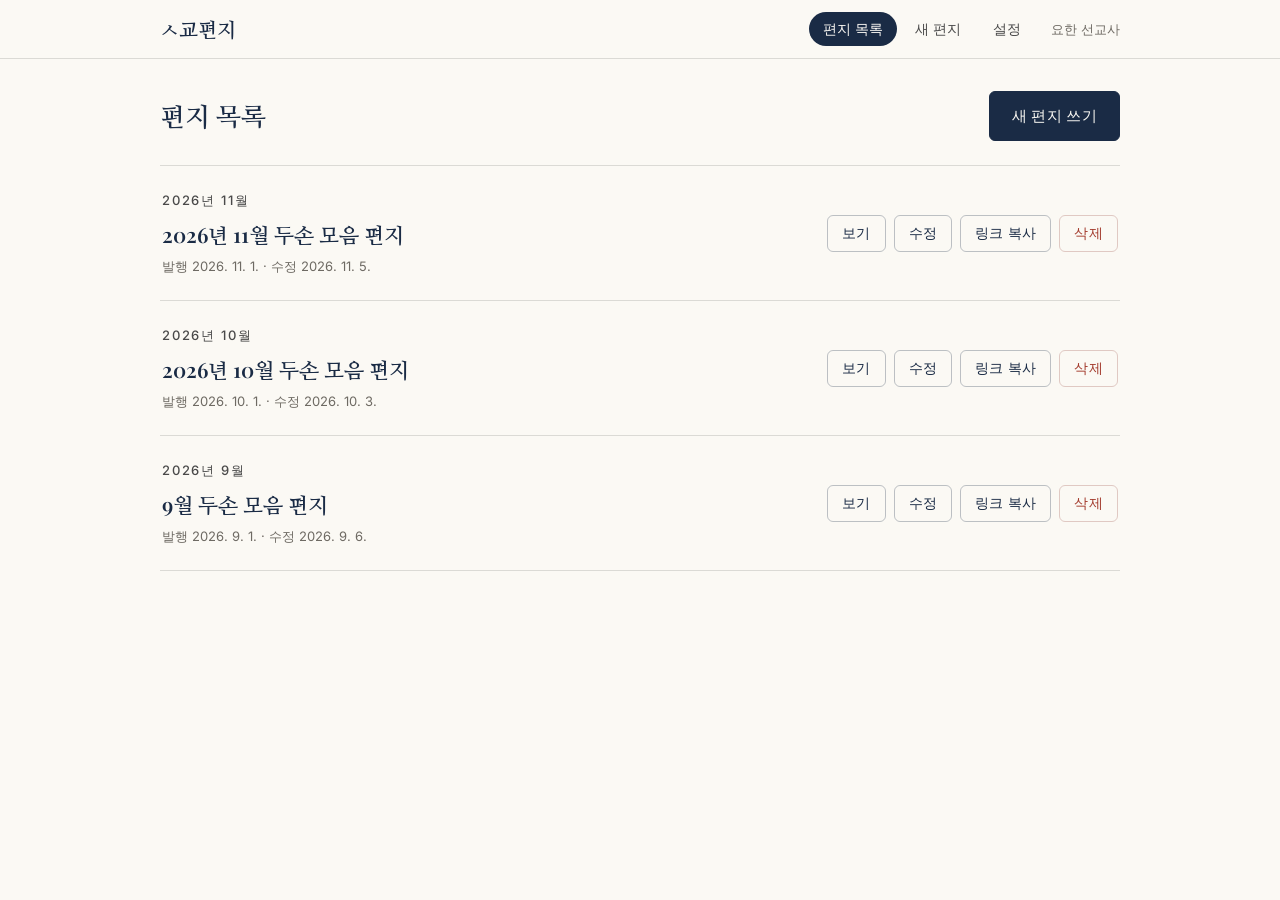
<file: index.html>
<!DOCTYPE html>
<html lang="ko">
<head>
  <meta charset="utf-8">
  <meta name="viewport" content="width=device-width, initial-scale=1, viewport-fit=cover">
  <meta name="color-scheme" content="light">
  <meta name="robots" content="noindex, nofollow">
  <title>ㅅ교편지</title>
  <meta name="description" content="ㅅ교사가 후원자와 후원ㄱ회에 보내는 편지">
  
  <!-- 카카오톡 등 공유 시 나타나는 썸네일(오픈그래프) 설정 -->
  <meta property="og:title" content="라O스 ㅅ교편지 - 박OO, 김OO ㅅ교사">
  <meta property="og:description" content="라O스에서 보내는 두손 모음 편지와 ㄱ도제목">
  <meta property="og:image" content="https://sky-love-in-lao.github.io/mission-letters/assets/img/kakao-banner-generic.png">
  <meta property="og:type" content="website">
  
  <link rel="icon" href="data:image/svg+xml,<svg xmlns='http://www.w3.org/2000/svg' viewBox='0 0 32 32'><text y='26' font-size='26'>✉️</text></svg>">
  <link rel="preconnect" href="https://fonts.googleapis.com">
  <link rel="preconnect" href="https://fonts.gstatic.com" crossorigin>
  <link rel="stylesheet" href="https://fonts.googleapis.com/css2?family=Playfair+Display:ital,wght@0,400..700;1,400..600&family=Nanum+Myeongjo:wght@400;700;800&family=Inter:wght@400;500;600&display=swap">
  <link rel="stylesheet" href="assets/css/app.css?v=20261104_v49">
</head>
<body>
  <noscript>
    <div class="noscript">이 편지를 읽으려면 자바스크립트를 켜 주세요.</div>
  </noscript>

  <nav id="nav" class="nav no-print" hidden></nav>
  <main id="app"></main>

  <script type="module" src="assets/js/app.js?v=20261104_v49"></script>
</body>
</html>
</file>
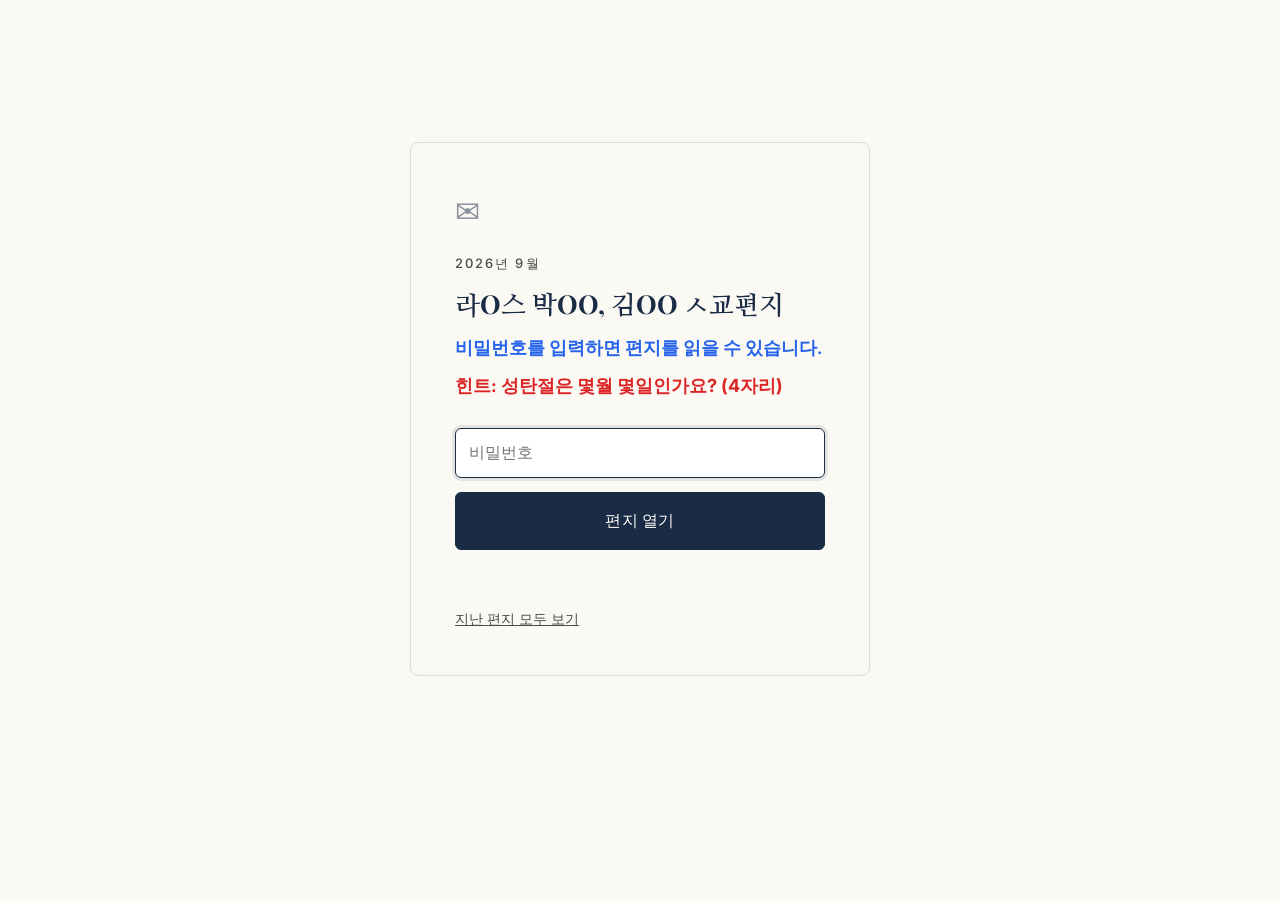
<file: 2026-09.html>
<!DOCTYPE html>
<html>
<head>
  <meta charset="utf-8">
  <meta property="og:title" content="라O스 ㅅ교편지 - 박OO, 김OO ㅅ교사">
  <meta property="og:description" content="2026년 9월 두손 모음 편지와 ㄱ도제목">
  <meta property="og:image" content="https://sky-love-in-lao.github.io/mission-letters/assets/img/og-2026-09.png">
  <meta property="og:type" content="website">
  <meta http-equiv="refresh" content="0; url=index.html#/letter/2026-09">
  <title>2026년 9월 편지</title>
</head>
<body>
  <p>편지로 이동 중입니다...</p>
  <script>window.location.replace("index.html#/letter/2026-09");</script>
</body>
</html>
</file>
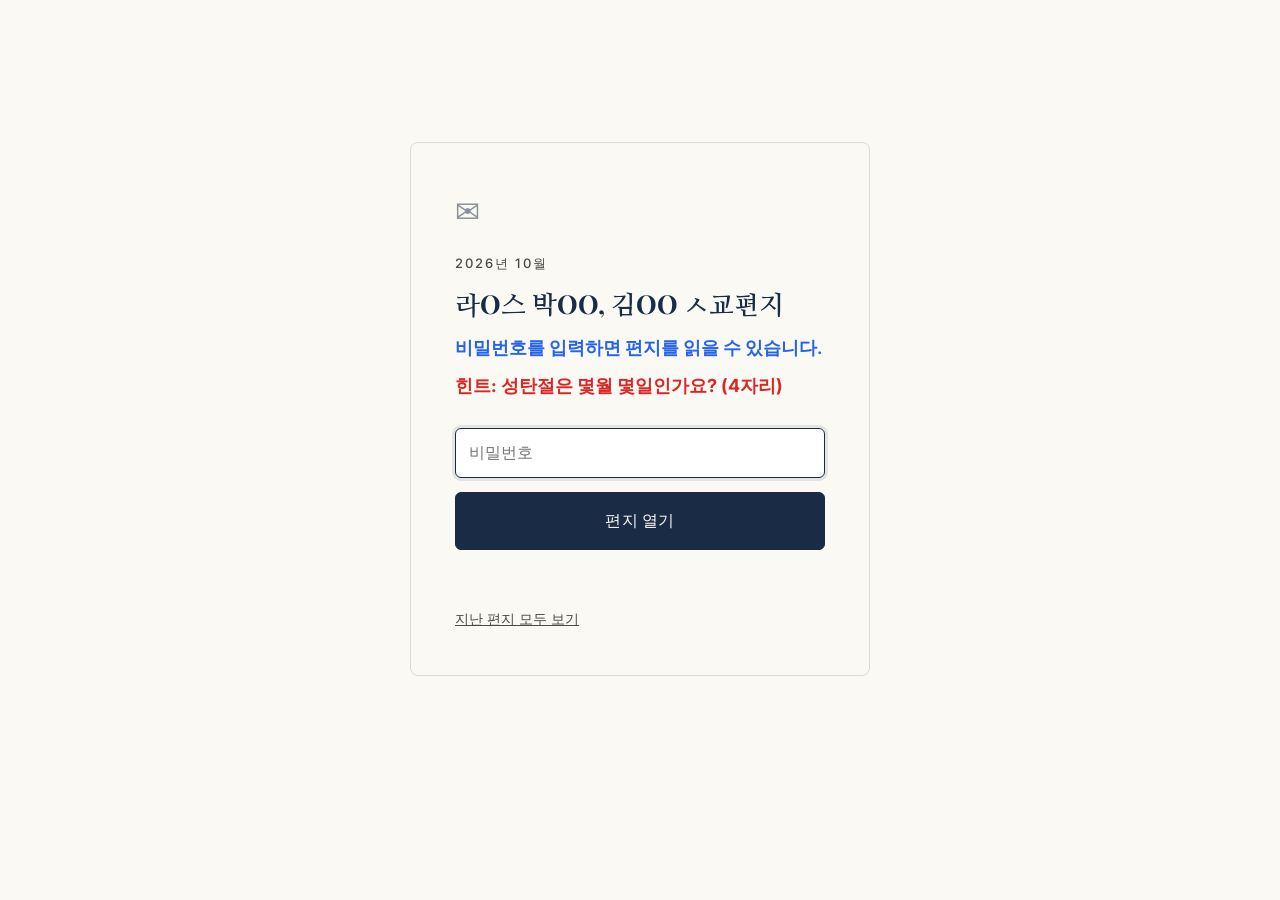
<file: 2026-10.html>
<!DOCTYPE html>
<html>
<head>
  <meta charset="utf-8">
  <meta property="og:title" content="라O스 ㅅ교편지 - 박OO, 김OO ㅅ교사">
  <meta property="og:description" content="2026년 10월 두손 모음 편지와 ㄱ도제목">
  <meta property="og:image" content="https://sky-love-in-lao.github.io/mission-letters/assets/img/og-2026-10.png">
  <meta property="og:type" content="website">
  <meta http-equiv="refresh" content="0; url=index.html#/letter/2026-10">
  <title>2026년 10월 편지</title>
</head>
<body>
  <p>편지로 이동 중입니다...</p>
  <script>window.location.replace("index.html#/letter/2026-10");</script>
</body>
</html>
</file>
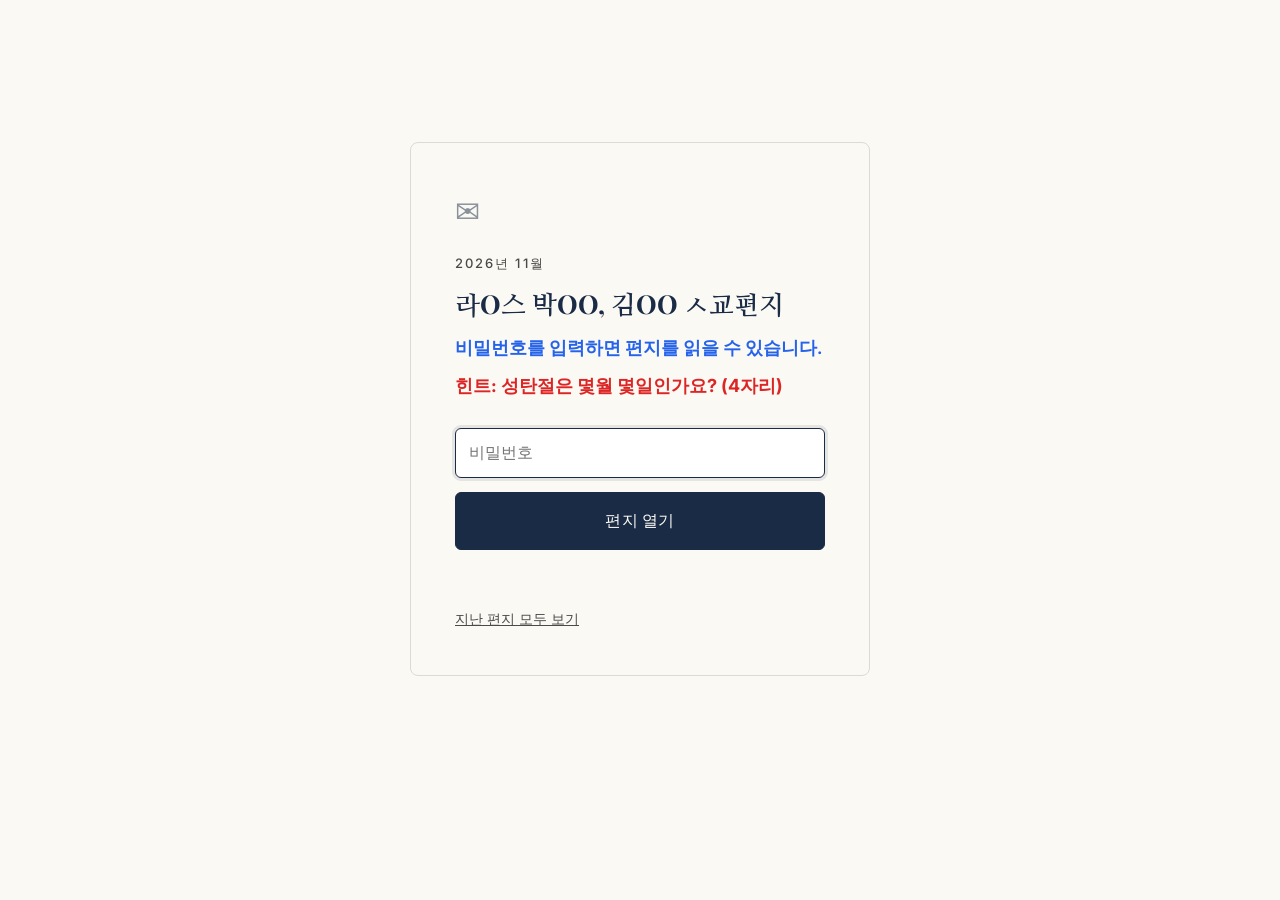
<file: 2026-11.html>
<!DOCTYPE html>
<html>
<head>
  <meta charset="utf-8">
  <meta property="og:title" content="라O스 ㅅ교편지 - 박OO, 김OO ㅅ교사">
  <meta property="og:description" content="2026년 11월 두손 모음 편지와 ㄱ도제목">
  <meta property="og:image" content="https://sky-love-in-lao.github.io/mission-letters/assets/img/og-2026-11.png">
  <meta property="og:type" content="website">
  <meta http-equiv="refresh" content="0; url=index.html#/letter/2026-11">
  <title>2026년 11월 편지</title>
</head>
<body>
  <p>편지로 이동 중입니다...</p>
  <script>window.location.replace("index.html#/letter/2026-11");</script>
</body>
</html>
</file>
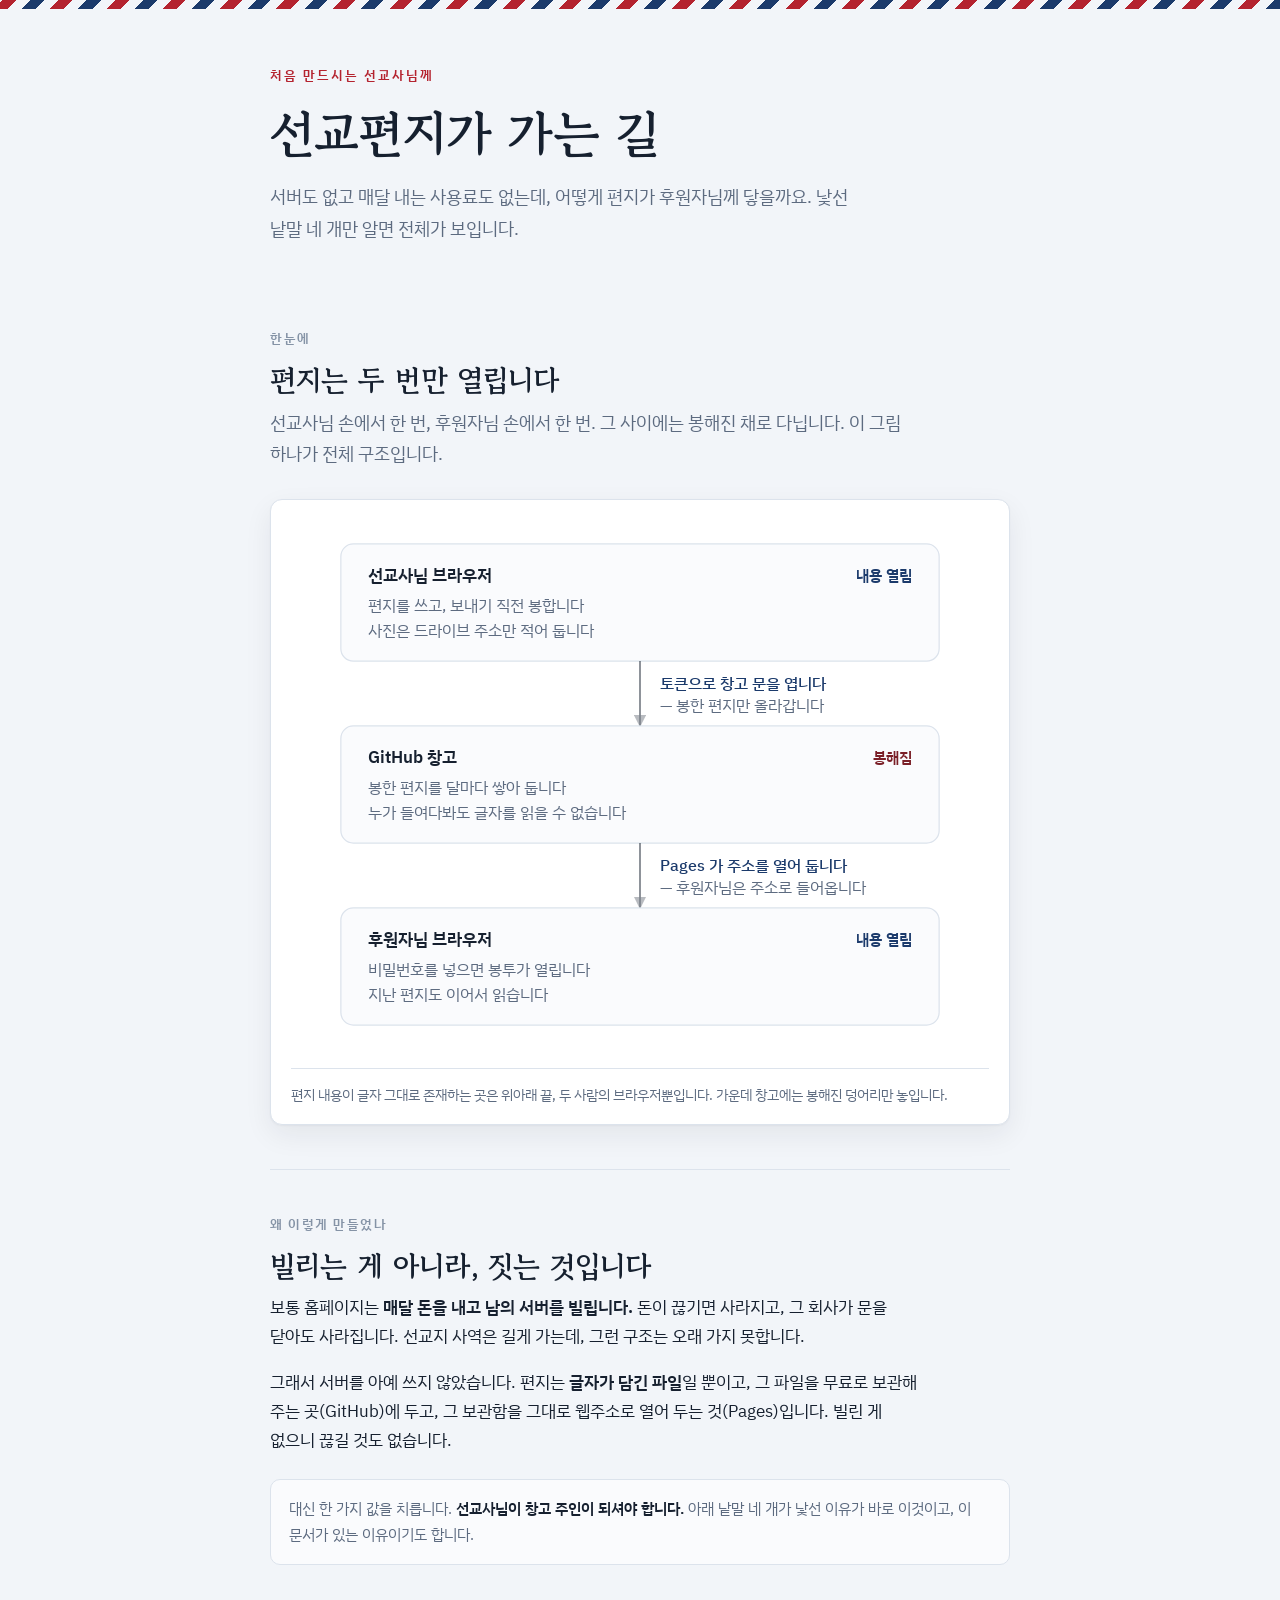
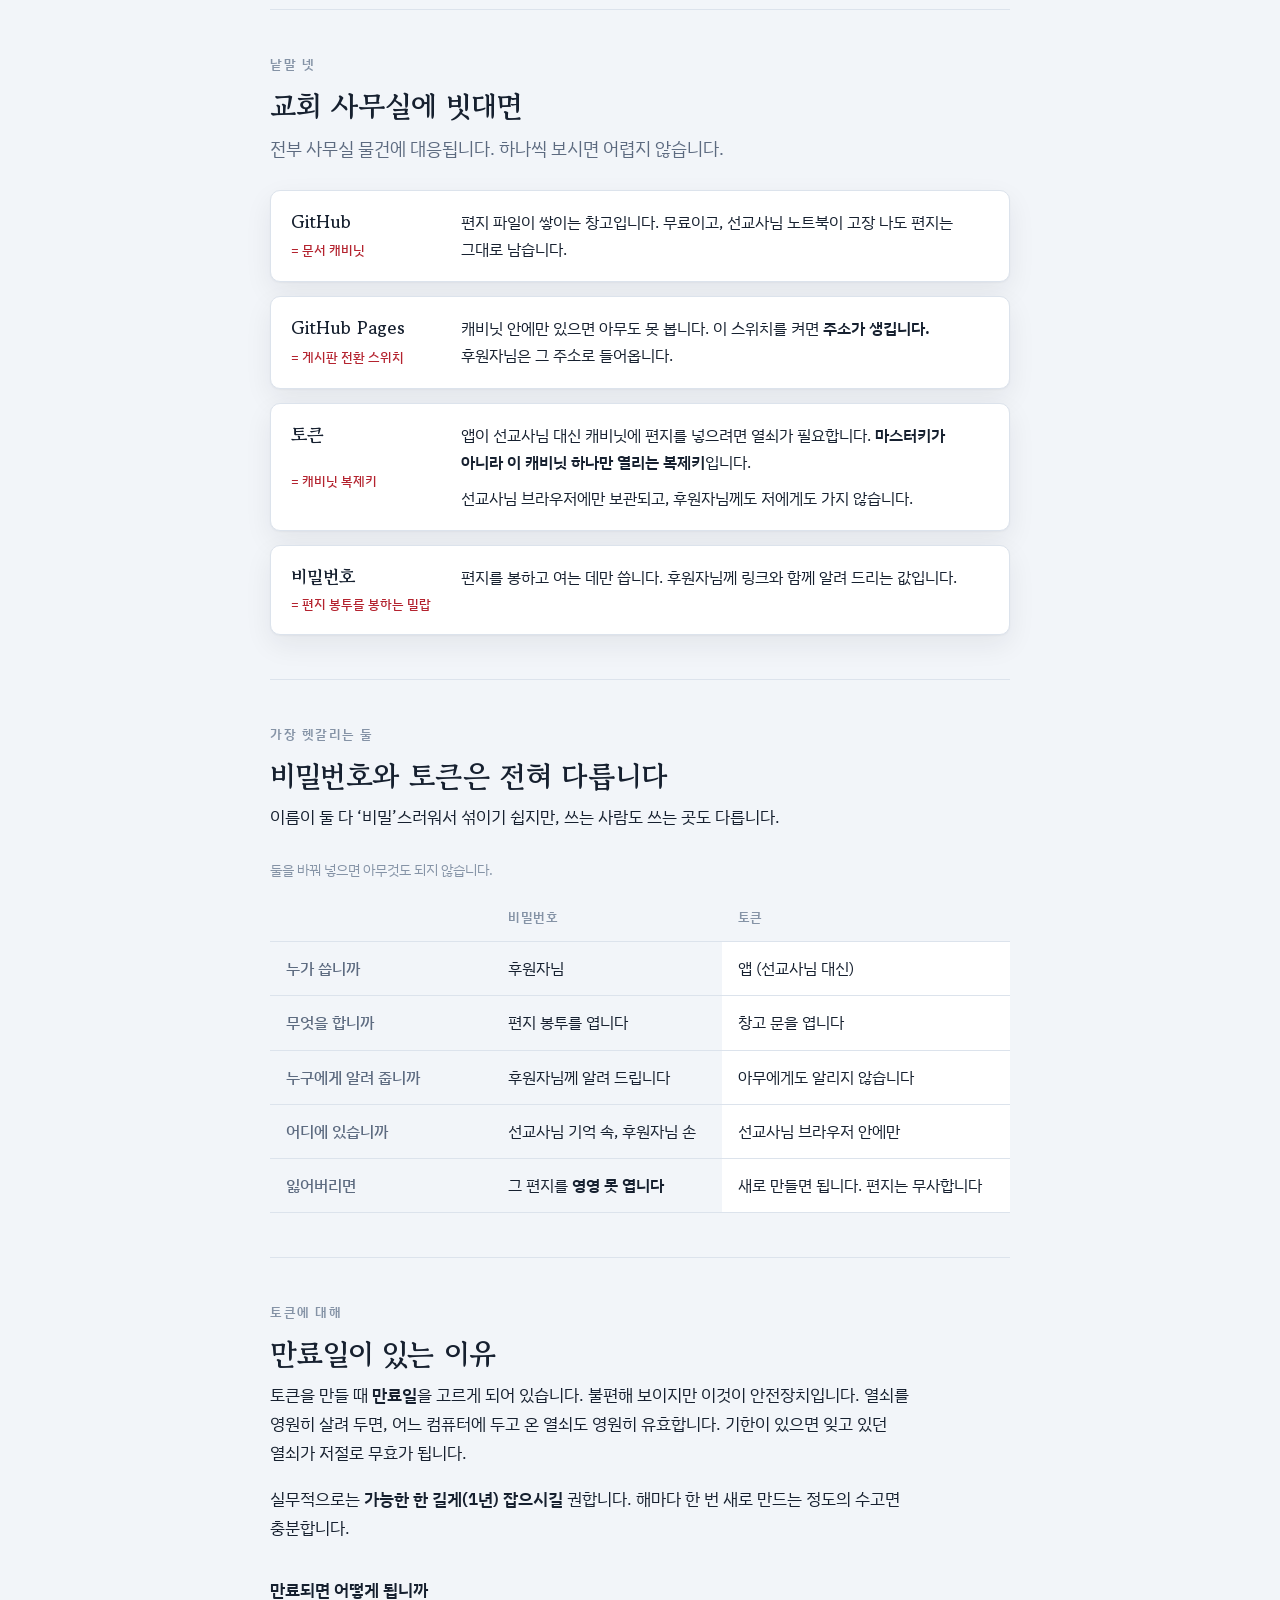
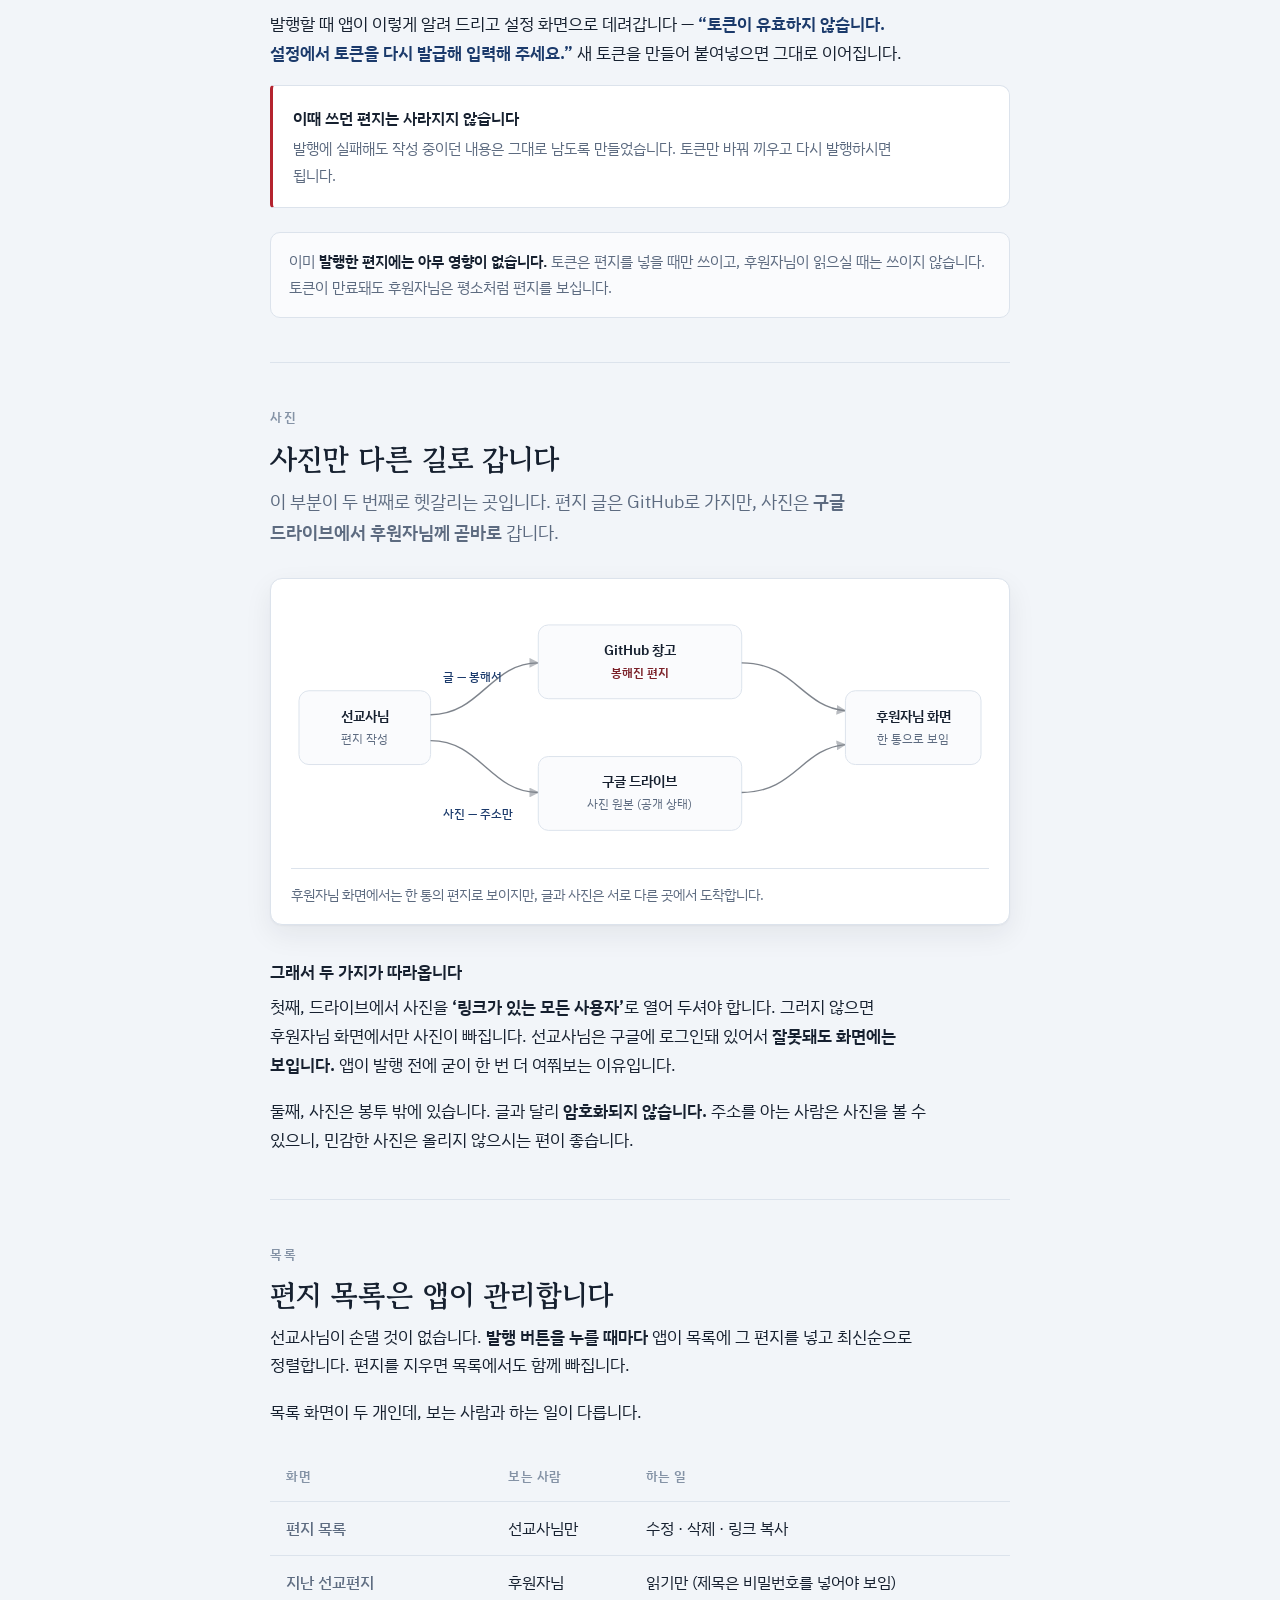
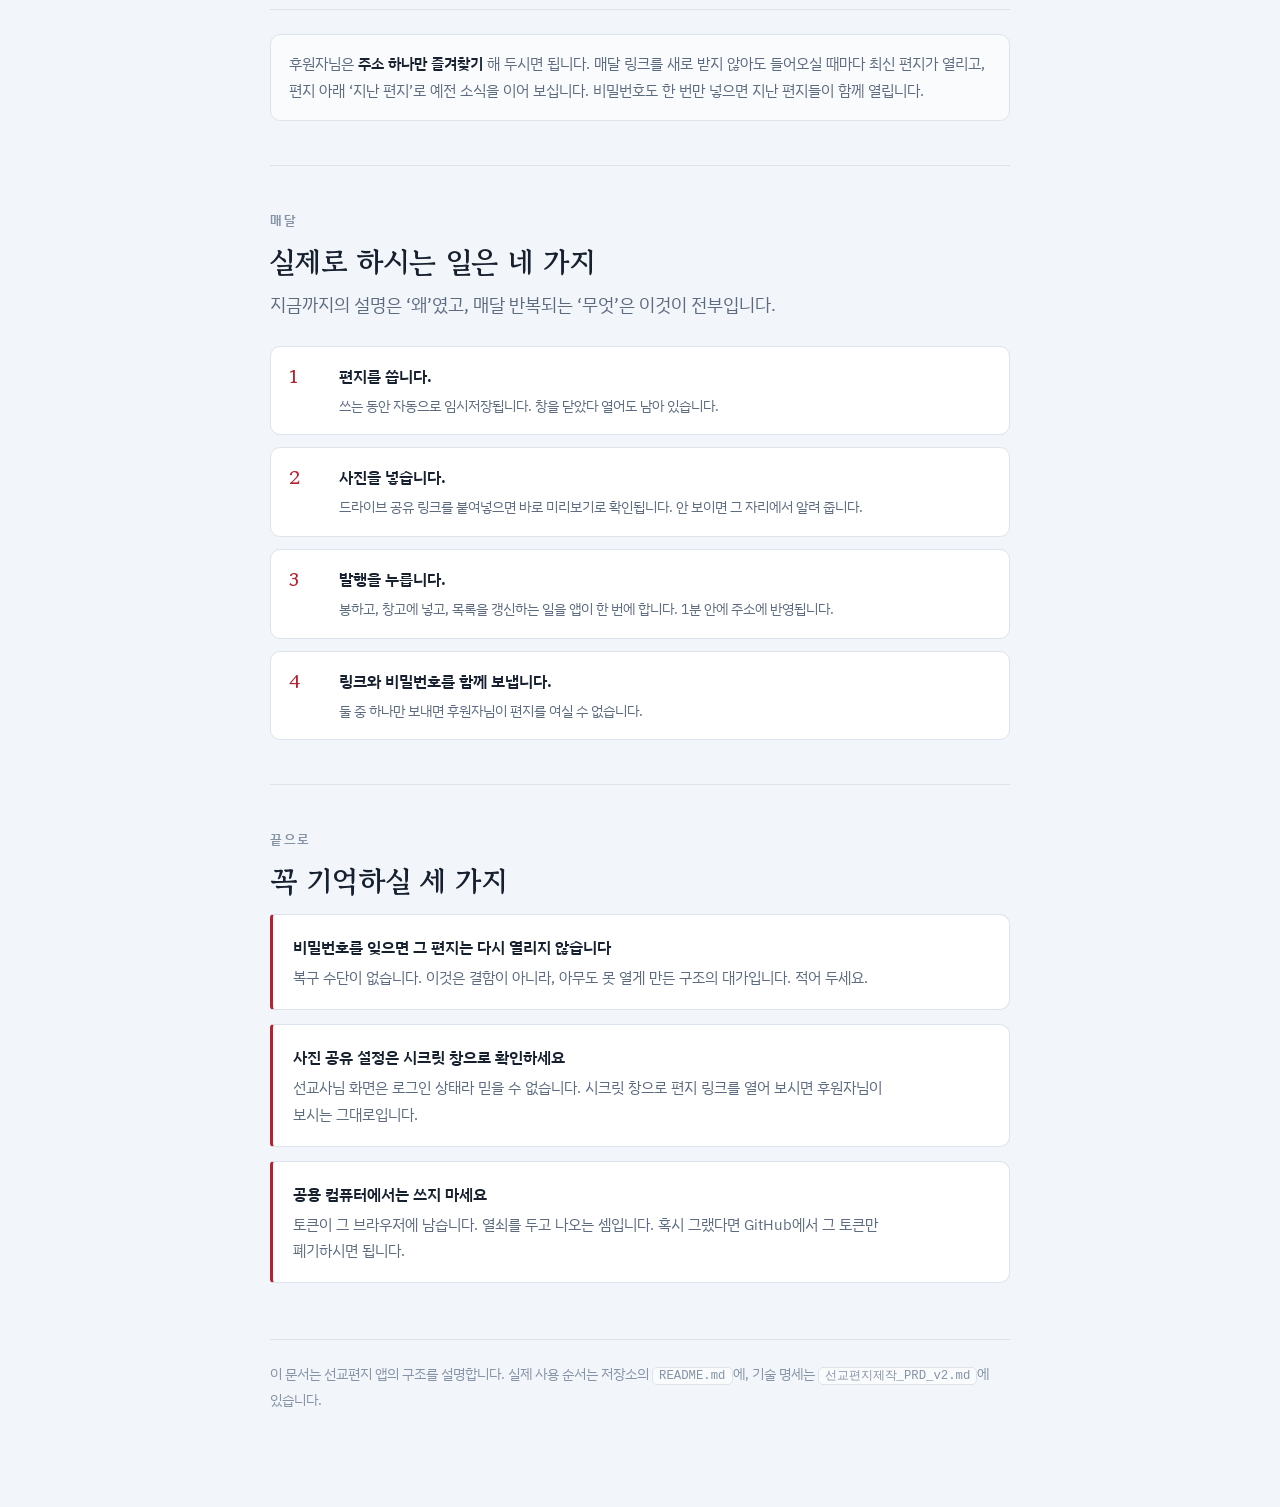
<file: guide.html>
<!DOCTYPE html>
<html lang="ko">
<head>
<meta charset="utf-8">
<title>선교편지가 가는 길</title>
<link rel="preconnect" href="https://fonts.googleapis.com">
<link rel="preconnect" href="https://fonts.gstatic.com" crossorigin>
<link rel="stylesheet" href="https://fonts.googleapis.com/css2?family=Gowun+Batang:wght@400;700&family=IBM+Plex+Sans+KR:wght@400;500;600&display=swap">
<meta name="viewport" content="width=device-width, initial-scale=1, viewport-fit=cover">
<meta name="description" content="서버 없이 편지가 만들어지고 후원자에게 닿기까지 — 처음 만드는 선교사님을 위한 개념 설명">
<link rel="icon" href="data:image/svg+xml,<svg xmlns='http://www.w3.org/2000/svg' viewBox='0 0 32 32'><text y='26' font-size='26'>✉️</text></svg>">
<style>
  :root {
    --ground:   #F2F5F9;
    --surface:  #FFFFFF;
    --raised:   #FAFBFD;
    --ink:      #16202F;
    --muted:    #5D6B80;
    --faint:    #8593A6;
    --line:     #DCE3EC;
    --navy:     #1B3A6B;
    --red:      #B4232F;
    --seal:     #7A1F27;
    --shadow:   0 1px 2px rgba(22,32,47,.04), 0 10px 28px rgba(22,32,47,.07);

    --display: 'Gowun Batang', 'Nanum Myeongjo', 'Apple SD Gothic Neo', serif;
    --body: 'IBM Plex Sans KR', 'Apple SD Gothic Neo', 'Malgun Gothic', system-ui, sans-serif;
  }

  @media (prefers-color-scheme: dark) {
    :root:not([data-theme="light"]) {
      --ground:  #0E1521;
      --surface: #172131;
      --raised:  #1D293B;
      --ink:     #E5EAF2;
      --muted:   #A0ADBF;
      --faint:   #7B8899;
      --line:    #2A3548;
      --navy:    #8CB2EA;
      --red:     #E88189;
      --seal:    #F0A6AC;
      --shadow:  0 1px 2px rgba(0,0,0,.3), 0 10px 28px rgba(0,0,0,.35);
    }
  }

  :root[data-theme="dark"] {
    --ground:  #0E1521;
    --surface: #172131;
    --raised:  #1D293B;
    --ink:     #E5EAF2;
    --muted:   #A0ADBF;
    --faint:   #7B8899;
    --line:    #2A3548;
    --navy:    #8CB2EA;
    --red:     #E88189;
    --seal:    #F0A6AC;
    --shadow:  0 1px 2px rgba(0,0,0,.3), 0 10px 28px rgba(0,0,0,.35);
  }

  * { box-sizing: border-box; }

  body {
    margin: 0;
    background: var(--ground);
    color: var(--ink);
    font-family: var(--body);
    font-size: 16.5px;
    line-height: 1.75;
    word-break: keep-all;
    overflow-wrap: anywhere;
  }

  /* 항공우편 봉투의 사선 띠 — 이 문서의 유일한 장식 */
  .airmail {
    height: 9px;
    background: repeating-linear-gradient(
      -45deg,
      var(--navy) 0 10px,
      transparent 10px 20px,
      var(--red) 20px 30px,
      transparent 30px 40px
    );
  }

  .wrap {
    max-width: 780px;
    margin: 0 auto;
    padding: 0 20px 96px;
  }

  /* ── 머리말 ─────────────────────────────────────── */
  .masthead { padding: 56px 0 40px; }
  .eyebrow {
    font-size: 12.5px;
    font-weight: 600;
    letter-spacing: .16em;
    color: var(--red);
    margin: 0 0 14px;
  }
  h1 {
    font-family: var(--display);
    font-size: clamp(34px, 7vw, 50px);
    font-weight: 700;
    line-height: 1.25;
    letter-spacing: -.01em;
    text-wrap: balance;
    margin: 0 0 18px;
  }
  .standfirst {
    font-size: 18px;
    color: var(--muted);
    max-width: 34em;
    margin: 0;
  }

  /* ── 절 ─────────────────────────────────────────── */
  section { padding-top: 44px; }
  section + section { border-top: 1px solid var(--line); margin-top: 44px; }

  h2 {
    font-family: var(--display);
    font-size: clamp(23px, 4.2vw, 29px);
    font-weight: 700;
    line-height: 1.35;
    text-wrap: balance;
    margin: 0 0 8px;
  }
  .kicker {
    font-size: 12.5px;
    font-weight: 600;
    letter-spacing: .12em;
    color: var(--faint);
    margin: 0 0 10px;
  }
  h3 {
    font-size: 17px;
    font-weight: 600;
    margin: 32px 0 6px;
  }
  p { margin: 0 0 1.05em; max-width: 40em; }
  p:last-child { margin-bottom: 0; }
  strong { font-weight: 600; }
  em.q { font-style: normal; color: var(--navy); font-weight: 600; }

  .lede { font-size: 17.5px; color: var(--muted); max-width: 38em; }

  /* ── 낱말 풀이 ──────────────────────────────────── */
  .glossary { display: grid; gap: 14px; margin: 26px 0 0; padding: 0; list-style: none; }
  .term {
    display: grid;
    grid-template-columns: 148px 1fr;
    gap: 4px 22px;
    background: var(--surface);
    border: 1px solid var(--line);
    border-radius: 10px;
    box-shadow: var(--shadow);
    padding: 18px 20px;
  }
  .term__name {
    font-family: var(--display);
    font-size: 18px;
    font-weight: 700;
    line-height: 1.4;
  }
  .term__like {
    grid-column: 1;
    font-size: 13px;
    color: var(--red);
    font-weight: 500;
  }
  .term__body { grid-column: 2; grid-row: 1 / span 2; }
  .term__body p { margin: 0; font-size: 15.5px; }
  .term__body p + p { margin-top: .6em; }
  @media (max-width: 620px) {
    .term { grid-template-columns: 1fr; gap: 2px; }
    .term__body { grid-column: 1; grid-row: auto; margin-top: 10px; }
  }

  /* ── 그림 ───────────────────────────────────────── */
  figure {
    margin: 30px 0 0;
    background: var(--surface);
    border: 1px solid var(--line);
    border-radius: 12px;
    box-shadow: var(--shadow);
    padding: 24px 20px 18px;
    overflow-x: auto;
  }
  figure svg { display: block; width: 100%; max-width: 100%; height: auto; color: var(--ink); }
  figcaption {
    font-size: 14px;
    color: var(--muted);
    margin-top: 16px;
    padding-top: 14px;
    border-top: 1px solid var(--line);
    line-height: 1.65;
  }
  .svg-box { fill: var(--raised); stroke: var(--line); }
  .svg-title { font-family: var(--body); font-size: 14px; font-weight: 600; fill: var(--ink); }
  .svg-sub { font-family: var(--body); font-size: 12.5px; fill: var(--muted); }
  .svg-edge { font-family: var(--body); font-size: 12.5px; fill: var(--navy); font-weight: 500; }
  .svg-seal { font-family: var(--body); font-size: 12px; font-weight: 600; fill: var(--seal); }
  .svg-open { font-family: var(--body); font-size: 12px; font-weight: 600; fill: var(--navy); }
  .svg-line { stroke: var(--ink); stroke-width: 1.4; fill: none; opacity: .55; }

  /* ── 표 ─────────────────────────────────────────── */
  .table-wrap { overflow-x: auto; margin-top: 26px; }
  table { border-collapse: collapse; width: 100%; min-width: 520px; font-size: 15.5px; }
  caption { text-align: left; font-size: 14px; color: var(--faint); padding-bottom: 10px; }
  th, td { text-align: left; padding: 13px 16px; border-bottom: 1px solid var(--line); vertical-align: top; }
  thead th {
    font-size: 13px;
    letter-spacing: .04em;
    color: var(--faint);
    font-weight: 600;
    border-bottom-width: 1.5px;
  }
  tbody th { font-weight: 500; color: var(--muted); width: 30%; }
  td.pw { color: var(--ink); }
  td.tk { color: var(--ink); background: var(--surface); }

  /* ── 순서 ───────────────────────────────────────── */
  .steps { list-style: none; counter-reset: s; margin: 26px 0 0; padding: 0; display: grid; gap: 12px; }
  .steps li {
    counter-increment: s;
    display: grid;
    grid-template-columns: 34px 1fr;
    gap: 16px;
    align-items: start;
    background: var(--surface);
    border: 1px solid var(--line);
    border-radius: 10px;
    padding: 16px 18px;
  }
  .steps li::before {
    content: counter(s);
    font-family: var(--display);
    font-size: 19px;
    font-weight: 700;
    color: var(--red);
    line-height: 1.5;
  }
  .steps p { margin: 0; font-size: 15.5px; }
  .steps .note { color: var(--muted); font-size: 14px; margin-top: 4px; }

  /* ── 강조 상자 ──────────────────────────────────── */
  .keep {
    background: var(--surface);
    border: 1px solid var(--line);
    border-left: 3px solid var(--red);
    border-radius: 4px 10px 10px 4px;
    padding: 18px 20px;
    margin-top: 14px;
  }
  .keep h3 { margin: 0 0 4px; font-size: 16px; }
  .keep p { margin: 0; font-size: 15px; color: var(--muted); }

  .aside {
    background: var(--raised);
    border: 1px solid var(--line);
    border-radius: 10px;
    padding: 16px 18px;
    margin-top: 24px;
    font-size: 15px;
    color: var(--muted);
  }
  .aside strong { color: var(--ink); }

  code {
    font-family: ui-monospace, SFMono-Regular, Menlo, monospace;
    font-size: .88em;
    background: var(--raised);
    border: 1px solid var(--line);
    border-radius: 5px;
    padding: 1px 6px;
  }

  footer {
    margin-top: 56px;
    padding-top: 22px;
    border-top: 1px solid var(--line);
    font-size: 14px;
    color: var(--faint);
  }

  a { color: var(--navy); text-underline-offset: 3px; }
  a:focus-visible, .term:focus-visible { outline: 2px solid var(--red); outline-offset: 3px; }
</style>
</head>
<body>
<div class="airmail"></div>

<div class="wrap">

  <header class="masthead">
    <p class="eyebrow">처음 만드시는 선교사님께</p>
    <h1>선교편지가 가는 길</h1>
    <p class="standfirst">
      서버도 없고 매달 내는 사용료도 없는데, 어떻게 편지가 후원자님께 닿을까요.
      낯선 낱말 네 개만 알면 전체가 보입니다.
    </p>
  </header>

  <section>
    <p class="kicker">한눈에</p>
    <h2>편지는 두 번만 열립니다</h2>
    <p class="lede">
      선교사님 손에서 한 번, 후원자님 손에서 한 번. 그 사이에는 봉해진 채로 다닙니다.
      이 그림 하나가 전체 구조입니다.
    </p>

    <figure>
      <svg viewBox="0 0 560 424" role="img"
           aria-label="편지는 선교사 브라우저에서 봉해져 GitHub 창고에 보관되고, 후원자 브라우저에서 비밀번호로 열린다.">
        <defs>
          <marker id="ar" viewBox="0 0 10 10" refX="9" refY="5"
                  markerWidth="7" markerHeight="7" orient="auto-start-reverse">
            <path d="M 0 0 L 10 5 L 0 10 z" fill="currentColor" opacity=".55"></path>
          </marker>
        </defs>

        <rect class="svg-box" x="40" y="16" width="480" height="94" rx="10"></rect>
        <text class="svg-title" x="62" y="46">선교사님 브라우저</text>
        <text class="svg-sub" x="62" y="70">편지를 쓰고, 보내기 직전 봉합니다</text>
        <text class="svg-sub" x="62" y="90">사진은 드라이브 주소만 적어 둡니다</text>
        <text class="svg-open" x="498" y="46" text-anchor="end">내용 열림</text>

        <line class="svg-line" x1="280" y1="110" x2="280" y2="162" marker-end="url(#ar)"></line>
        <text class="svg-edge" x="296" y="132">토큰으로 창고 문을 엽니다</text>
        <text class="svg-sub" x="296" y="150">— 봉한 편지만 올라갑니다</text>

        <rect class="svg-box" x="40" y="162" width="480" height="94" rx="10"></rect>
        <text class="svg-title" x="62" y="192">GitHub 창고</text>
        <text class="svg-sub" x="62" y="216">봉한 편지를 달마다 쌓아 둡니다</text>
        <text class="svg-sub" x="62" y="236">누가 들여다봐도 글자를 읽을 수 없습니다</text>
        <text class="svg-seal" x="498" y="192" text-anchor="end">봉해짐</text>

        <line class="svg-line" x1="280" y1="256" x2="280" y2="308" marker-end="url(#ar)"></line>
        <text class="svg-edge" x="296" y="278">Pages 가 주소를 열어 둡니다</text>
        <text class="svg-sub" x="296" y="296">— 후원자님은 주소로 들어옵니다</text>

        <rect class="svg-box" x="40" y="308" width="480" height="94" rx="10"></rect>
        <text class="svg-title" x="62" y="338">후원자님 브라우저</text>
        <text class="svg-sub" x="62" y="362">비밀번호를 넣으면 봉투가 열립니다</text>
        <text class="svg-sub" x="62" y="382">지난 편지도 이어서 읽습니다</text>
        <text class="svg-open" x="498" y="338" text-anchor="end">내용 열림</text>
      </svg>
      <figcaption>
        편지 내용이 글자 그대로 존재하는 곳은 위아래 끝, 두 사람의 브라우저뿐입니다.
        가운데 창고에는 봉해진 덩어리만 놓입니다.
      </figcaption>
    </figure>
  </section>

  <section>
    <p class="kicker">왜 이렇게 만들었나</p>
    <h2>빌리는 게 아니라, 짓는 것입니다</h2>
    <p>
      보통 홈페이지는 <strong>매달 돈을 내고 남의 서버를 빌립니다.</strong>
      돈이 끊기면 사라지고, 그 회사가 문을 닫아도 사라집니다.
      선교지 사역은 길게 가는데, 그런 구조는 오래 가지 못합니다.
    </p>
    <p>
      그래서 서버를 아예 쓰지 않았습니다. 편지는 <strong>글자가 담긴 파일</strong>일 뿐이고,
      그 파일을 무료로 보관해 주는 곳(GitHub)에 두고, 그 보관함을 그대로 웹주소로 열어 두는 것(Pages)입니다.
      빌린 게 없으니 끊길 것도 없습니다.
    </p>
    <div class="aside">
      대신 한 가지 값을 치릅니다. <strong>선교사님이 창고 주인이 되셔야 합니다.</strong>
      아래 낱말 네 개가 낯선 이유가 바로 이것이고, 이 문서가 있는 이유이기도 합니다.
    </div>
  </section>

  <section>
    <p class="kicker">낱말 넷</p>
    <h2>교회 사무실에 빗대면</h2>
    <p class="lede">전부 사무실 물건에 대응됩니다. 하나씩 보시면 어렵지 않습니다.</p>

    <ul class="glossary">
      <li class="term">
        <span class="term__name">GitHub</span>
        <span class="term__like">= 문서 캐비닛</span>
        <span class="term__body">
          <p>편지 파일이 쌓이는 창고입니다. 무료이고, 선교사님 노트북이 고장 나도 편지는 그대로 남습니다.</p>
        </span>
      </li>
      <li class="term">
        <span class="term__name">GitHub Pages</span>
        <span class="term__like">= 게시판 전환 스위치</span>
        <span class="term__body">
          <p>캐비닛 안에만 있으면 아무도 못 봅니다. 이 스위치를 켜면 <strong>주소가 생깁니다.</strong> 후원자님은 그 주소로 들어옵니다.</p>
        </span>
      </li>
      <li class="term">
        <span class="term__name">토큰</span>
        <span class="term__like">= 캐비닛 복제키</span>
        <span class="term__body">
          <p>앱이 선교사님 대신 캐비닛에 편지를 넣으려면 열쇠가 필요합니다. <strong>마스터키가 아니라 이 캐비닛 하나만 열리는 복제키</strong>입니다.</p>
          <p>선교사님 브라우저에만 보관되고, 후원자님께도 저에게도 가지 않습니다.</p>
        </span>
      </li>
      <li class="term">
        <span class="term__name">비밀번호</span>
        <span class="term__like">= 편지 봉투를 봉하는 밀랍</span>
        <span class="term__body">
          <p>편지를 봉하고 여는 데만 씁니다. 후원자님께 링크와 함께 알려 드리는 값입니다.</p>
        </span>
      </li>
    </ul>
  </section>

  <section>
    <p class="kicker">가장 헷갈리는 둘</p>
    <h2>비밀번호와 토큰은 전혀 다릅니다</h2>
    <p>
      이름이 둘 다 &lsquo;비밀&rsquo;스러워서 섞이기 쉽지만, 쓰는 사람도 쓰는 곳도 다릅니다.
    </p>

    <div class="table-wrap">
      <table>
        <caption>둘을 바꿔 넣으면 아무것도 되지 않습니다.</caption>
        <thead>
          <tr><th scope="col"></th><th scope="col">비밀번호</th><th scope="col">토큰</th></tr>
        </thead>
        <tbody>
          <tr><th scope="row">누가 씁니까</th><td class="pw">후원자님</td><td class="tk">앱 (선교사님 대신)</td></tr>
          <tr><th scope="row">무엇을 합니까</th><td class="pw">편지 봉투를 엽니다</td><td class="tk">창고 문을 엽니다</td></tr>
          <tr><th scope="row">누구에게 알려 줍니까</th><td class="pw">후원자님께 알려 드립니다</td><td class="tk">아무에게도 알리지 않습니다</td></tr>
          <tr><th scope="row">어디에 있습니까</th><td class="pw">선교사님 기억 속, 후원자님 손</td><td class="tk">선교사님 브라우저 안에만</td></tr>
          <tr><th scope="row">잃어버리면</th><td class="pw">그 편지를 <strong>영영 못 엽니다</strong></td><td class="tk">새로 만들면 됩니다. 편지는 무사합니다</td></tr>
        </tbody>
      </table>
    </div>
  </section>

  <section>
    <p class="kicker">토큰에 대해</p>
    <h2>만료일이 있는 이유</h2>
    <p>
      토큰을 만들 때 <strong>만료일</strong>을 고르게 되어 있습니다. 불편해 보이지만 이것이 안전장치입니다.
      열쇠를 영원히 살려 두면, 어느 컴퓨터에 두고 온 열쇠도 영원히 유효합니다.
      기한이 있으면 잊고 있던 열쇠가 저절로 무효가 됩니다.
    </p>
    <p>
      실무적으로는 <strong>가능한 한 길게(1년) 잡으시길</strong> 권합니다.
      해마다 한 번 새로 만드는 정도의 수고면 충분합니다.
    </p>

    <h3>만료되면 어떻게 됩니까</h3>
    <p>
      발행할 때 앱이 이렇게 알려 드리고 설정 화면으로 데려갑니다 &mdash;
      <em class="q">&ldquo;토큰이 유효하지 않습니다. 설정에서 토큰을 다시 발급해 입력해 주세요.&rdquo;</em>
      새 토큰을 만들어 붙여넣으면 그대로 이어집니다.
    </p>
    <div class="keep">
      <h3>이때 쓰던 편지는 사라지지 않습니다</h3>
      <p>발행에 실패해도 작성 중이던 내용은 그대로 남도록 만들었습니다. 토큰만 바꿔 끼우고 다시 발행하시면 됩니다.</p>
    </div>
    <div class="aside">
      이미 <strong>발행한 편지에는 아무 영향이 없습니다.</strong> 토큰은 편지를 넣을 때만 쓰이고,
      후원자님이 읽으실 때는 쓰이지 않습니다. 토큰이 만료돼도 후원자님은 평소처럼 편지를 보십니다.
    </div>
  </section>

  <section>
    <p class="kicker">사진</p>
    <h2>사진만 다른 길로 갑니다</h2>
    <p class="lede">
      이 부분이 두 번째로 헷갈리는 곳입니다. 편지 글은 GitHub로 가지만,
      사진은 <strong>구글 드라이브에서 후원자님께 곧바로</strong> 갑니다.
    </p>

    <figure>
      <svg viewBox="0 0 700 250" role="img"
           aria-label="편지 글은 봉해져 GitHub로, 사진은 구글 드라이브에서 후원자에게 직접 전달된다.">
        <defs>
          <marker id="ar2" viewBox="0 0 10 10" refX="9" refY="5"
                  markerWidth="7" markerHeight="7" orient="auto-start-reverse">
            <path d="M 0 0 L 10 5 L 0 10 z" fill="currentColor" opacity=".55"></path>
          </marker>
        </defs>
        <rect class="svg-box" x="8" y="88" width="132" height="74" rx="10"></rect>
        <text class="svg-title" x="74" y="118" text-anchor="middle">선교사님</text>
        <text class="svg-sub" x="74" y="140" text-anchor="middle">편지 작성</text>

        <path class="svg-line" d="M 140 112 C 190 112 200 60 248 60" marker-end="url(#ar2)"></path>
        <path class="svg-line" d="M 140 138 C 190 138 200 190 248 190" marker-end="url(#ar2)"></path>
        <text class="svg-edge" x="152" y="78">글 &mdash; 봉해서</text>
        <text class="svg-edge" x="152" y="216">사진 &mdash; 주소만</text>

        <rect class="svg-box" x="248" y="22" width="204" height="74" rx="10"></rect>
        <text class="svg-title" x="350" y="52" text-anchor="middle">GitHub 창고</text>
        <text class="svg-seal" x="350" y="74" text-anchor="middle">봉해진 편지</text>

        <rect class="svg-box" x="248" y="154" width="204" height="74" rx="10"></rect>
        <text class="svg-title" x="350" y="184" text-anchor="middle">구글 드라이브</text>
        <text class="svg-sub" x="350" y="206" text-anchor="middle">사진 원본 (공개 상태)</text>

        <path class="svg-line" d="M 452 60 C 505 60 512 104 556 108" marker-end="url(#ar2)"></path>
        <path class="svg-line" d="M 452 190 C 505 190 512 146 556 142" marker-end="url(#ar2)"></path>

        <rect class="svg-box" x="556" y="88" width="136" height="74" rx="10"></rect>
        <text class="svg-title" x="624" y="118" text-anchor="middle">후원자님 화면</text>
        <text class="svg-sub" x="624" y="140" text-anchor="middle">한 통으로 보임</text>
      </svg>
      <figcaption>
        후원자님 화면에서는 한 통의 편지로 보이지만, 글과 사진은 서로 다른 곳에서 도착합니다.
      </figcaption>
    </figure>

    <h3>그래서 두 가지가 따라옵니다</h3>
    <p>
      첫째, 드라이브에서 사진을 <strong>&lsquo;링크가 있는 모든 사용자&rsquo;</strong>로 열어 두셔야 합니다.
      그러지 않으면 후원자님 화면에서만 사진이 빠집니다.
      선교사님은 구글에 로그인돼 있어서 <strong>잘못돼도 화면에는 보입니다.</strong>
      앱이 발행 전에 굳이 한 번 더 여쭤보는 이유입니다.
    </p>
    <p>
      둘째, 사진은 봉투 밖에 있습니다. 글과 달리 <strong>암호화되지 않습니다.</strong>
      주소를 아는 사람은 사진을 볼 수 있으니, 민감한 사진은 올리지 않으시는 편이 좋습니다.
    </p>
  </section>

  <section>
    <p class="kicker">목록</p>
    <h2>편지 목록은 앱이 관리합니다</h2>
    <p>
      선교사님이 손댈 것이 없습니다. <strong>발행 버튼을 누를 때마다</strong> 앱이 목록에 그 편지를 넣고
      최신순으로 정렬합니다. 편지를 지우면 목록에서도 함께 빠집니다.
    </p>
    <p>목록 화면이 두 개인데, 보는 사람과 하는 일이 다릅니다.</p>

    <div class="table-wrap">
      <table>
        <thead>
          <tr><th scope="col">화면</th><th scope="col">보는 사람</th><th scope="col">하는 일</th></tr>
        </thead>
        <tbody>
          <tr><th scope="row">편지 목록</th><td>선교사님만</td><td>수정 · 삭제 · 링크 복사</td></tr>
          <tr><th scope="row">지난 선교편지</th><td>후원자님</td><td>읽기만 (제목은 비밀번호를 넣어야 보임)</td></tr>
        </tbody>
      </table>
    </div>

    <div class="aside">
      후원자님은 <strong>주소 하나만 즐겨찾기</strong> 해 두시면 됩니다. 매달 링크를 새로 받지 않아도
      들어오실 때마다 최신 편지가 열리고, 편지 아래 &lsquo;지난 편지&rsquo;로 예전 소식을 이어 보십니다.
      비밀번호도 한 번만 넣으면 지난 편지들이 함께 열립니다.
    </div>
  </section>

  <section>
    <p class="kicker">매달</p>
    <h2>실제로 하시는 일은 네 가지</h2>
    <p class="lede">지금까지의 설명은 &lsquo;왜&rsquo;였고, 매달 반복되는 &lsquo;무엇&rsquo;은 이것이 전부입니다.</p>

    <ol class="steps">
      <li>
        <div>
          <p><strong>편지를 씁니다.</strong></p>
          <p class="note">쓰는 동안 자동으로 임시저장됩니다. 창을 닫았다 열어도 남아 있습니다.</p>
        </div>
      </li>
      <li>
        <div>
          <p><strong>사진을 넣습니다.</strong></p>
          <p class="note">드라이브 공유 링크를 붙여넣으면 바로 미리보기로 확인됩니다. 안 보이면 그 자리에서 알려 줍니다.</p>
        </div>
      </li>
      <li>
        <div>
          <p><strong>발행을 누릅니다.</strong></p>
          <p class="note">봉하고, 창고에 넣고, 목록을 갱신하는 일을 앱이 한 번에 합니다. 1분 안에 주소에 반영됩니다.</p>
        </div>
      </li>
      <li>
        <div>
          <p><strong>링크와 비밀번호를 함께 보냅니다.</strong></p>
          <p class="note">둘 중 하나만 보내면 후원자님이 편지를 여실 수 없습니다.</p>
        </div>
      </li>
    </ol>
  </section>

  <section>
    <p class="kicker">끝으로</p>
    <h2>꼭 기억하실 세 가지</h2>

    <div class="keep">
      <h3>비밀번호를 잊으면 그 편지는 다시 열리지 않습니다</h3>
      <p>복구 수단이 없습니다. 이것은 결함이 아니라, 아무도 못 열게 만든 구조의 대가입니다. 적어 두세요.</p>
    </div>
    <div class="keep">
      <h3>사진 공유 설정은 시크릿 창으로 확인하세요</h3>
      <p>선교사님 화면은 로그인 상태라 믿을 수 없습니다. 시크릿 창으로 편지 링크를 열어 보시면 후원자님이 보시는 그대로입니다.</p>
    </div>
    <div class="keep">
      <h3>공용 컴퓨터에서는 쓰지 마세요</h3>
      <p>토큰이 그 브라우저에 남습니다. 열쇠를 두고 나오는 셈입니다. 혹시 그랬다면 GitHub에서 그 토큰만 폐기하시면 됩니다.</p>
    </div>
  </section>

  <footer>
    이 문서는 선교편지 앱의 구조를 설명합니다. 실제 사용 순서는 저장소의 <code>README.md</code>에,
    기술 명세는 <code>선교편지제작_PRD_v2.md</code>에 있습니다.
  </footer>

</div>
</body>
</html>
</file>
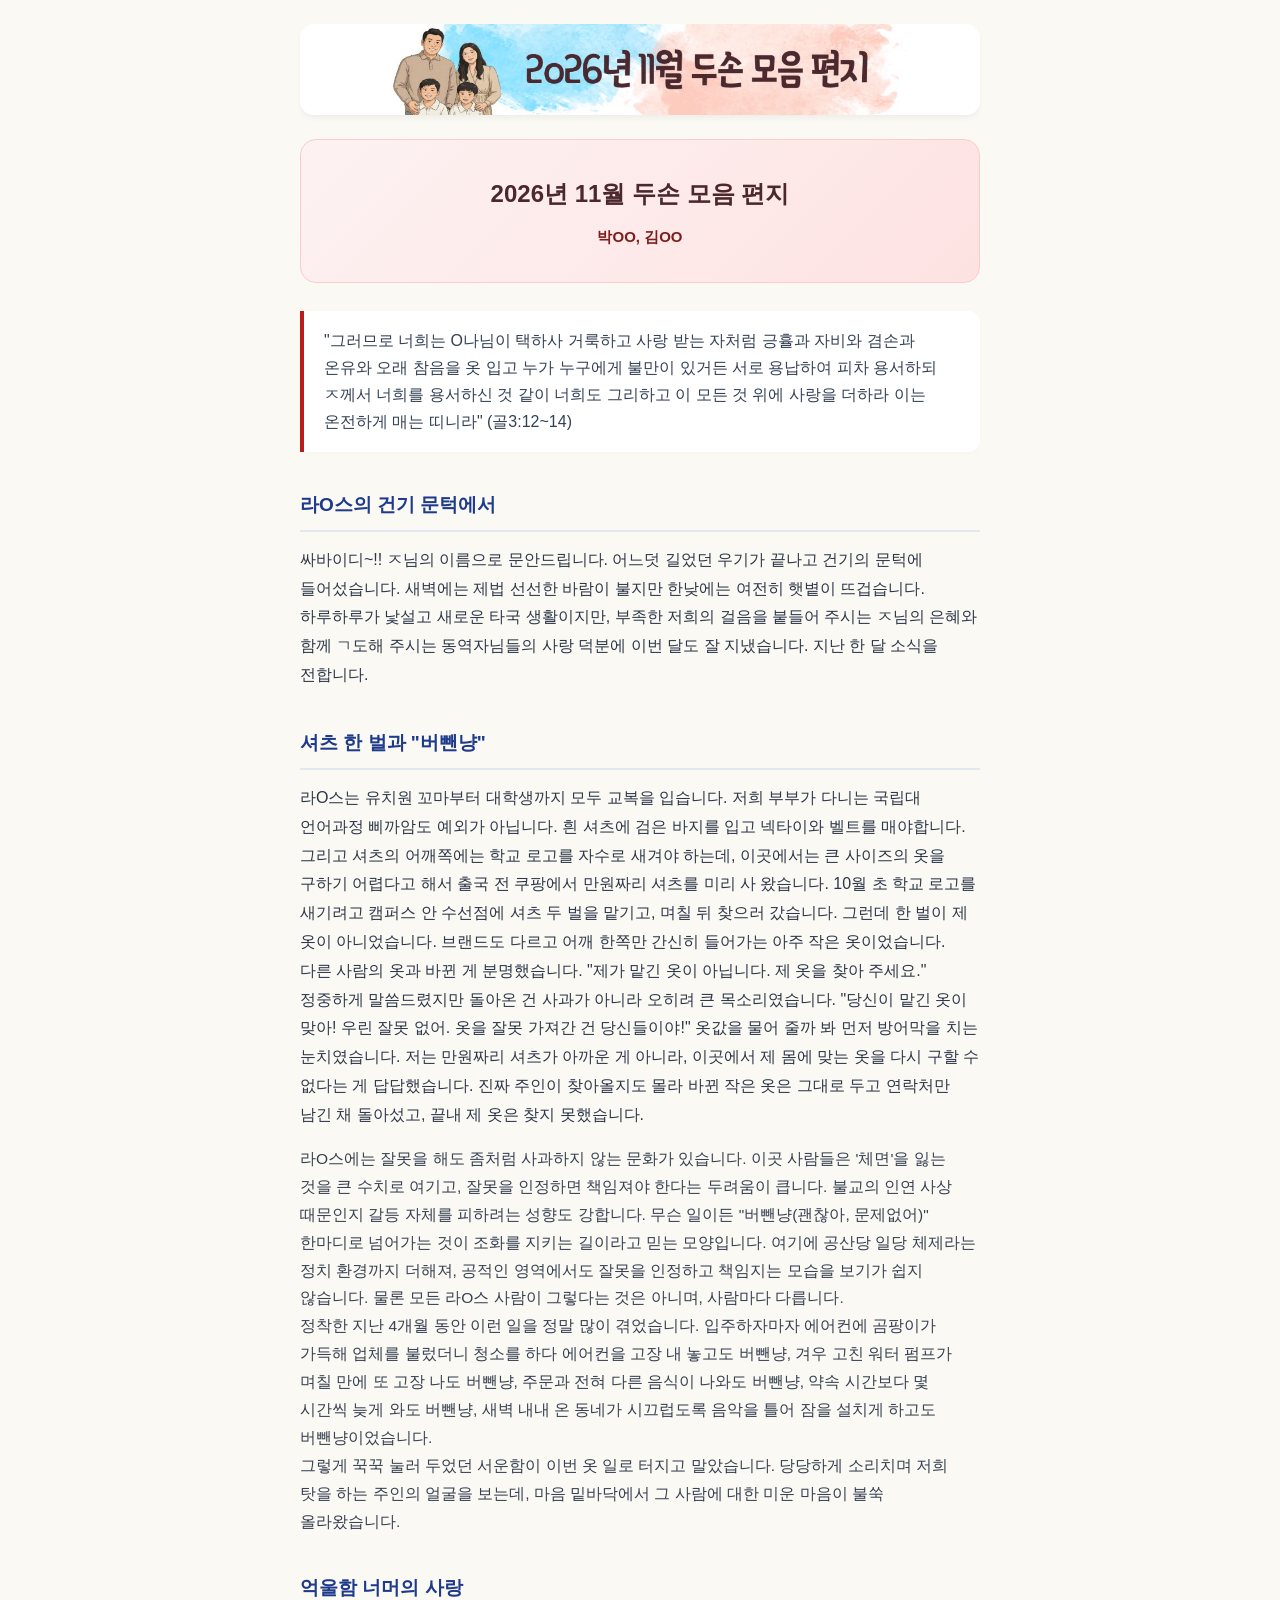
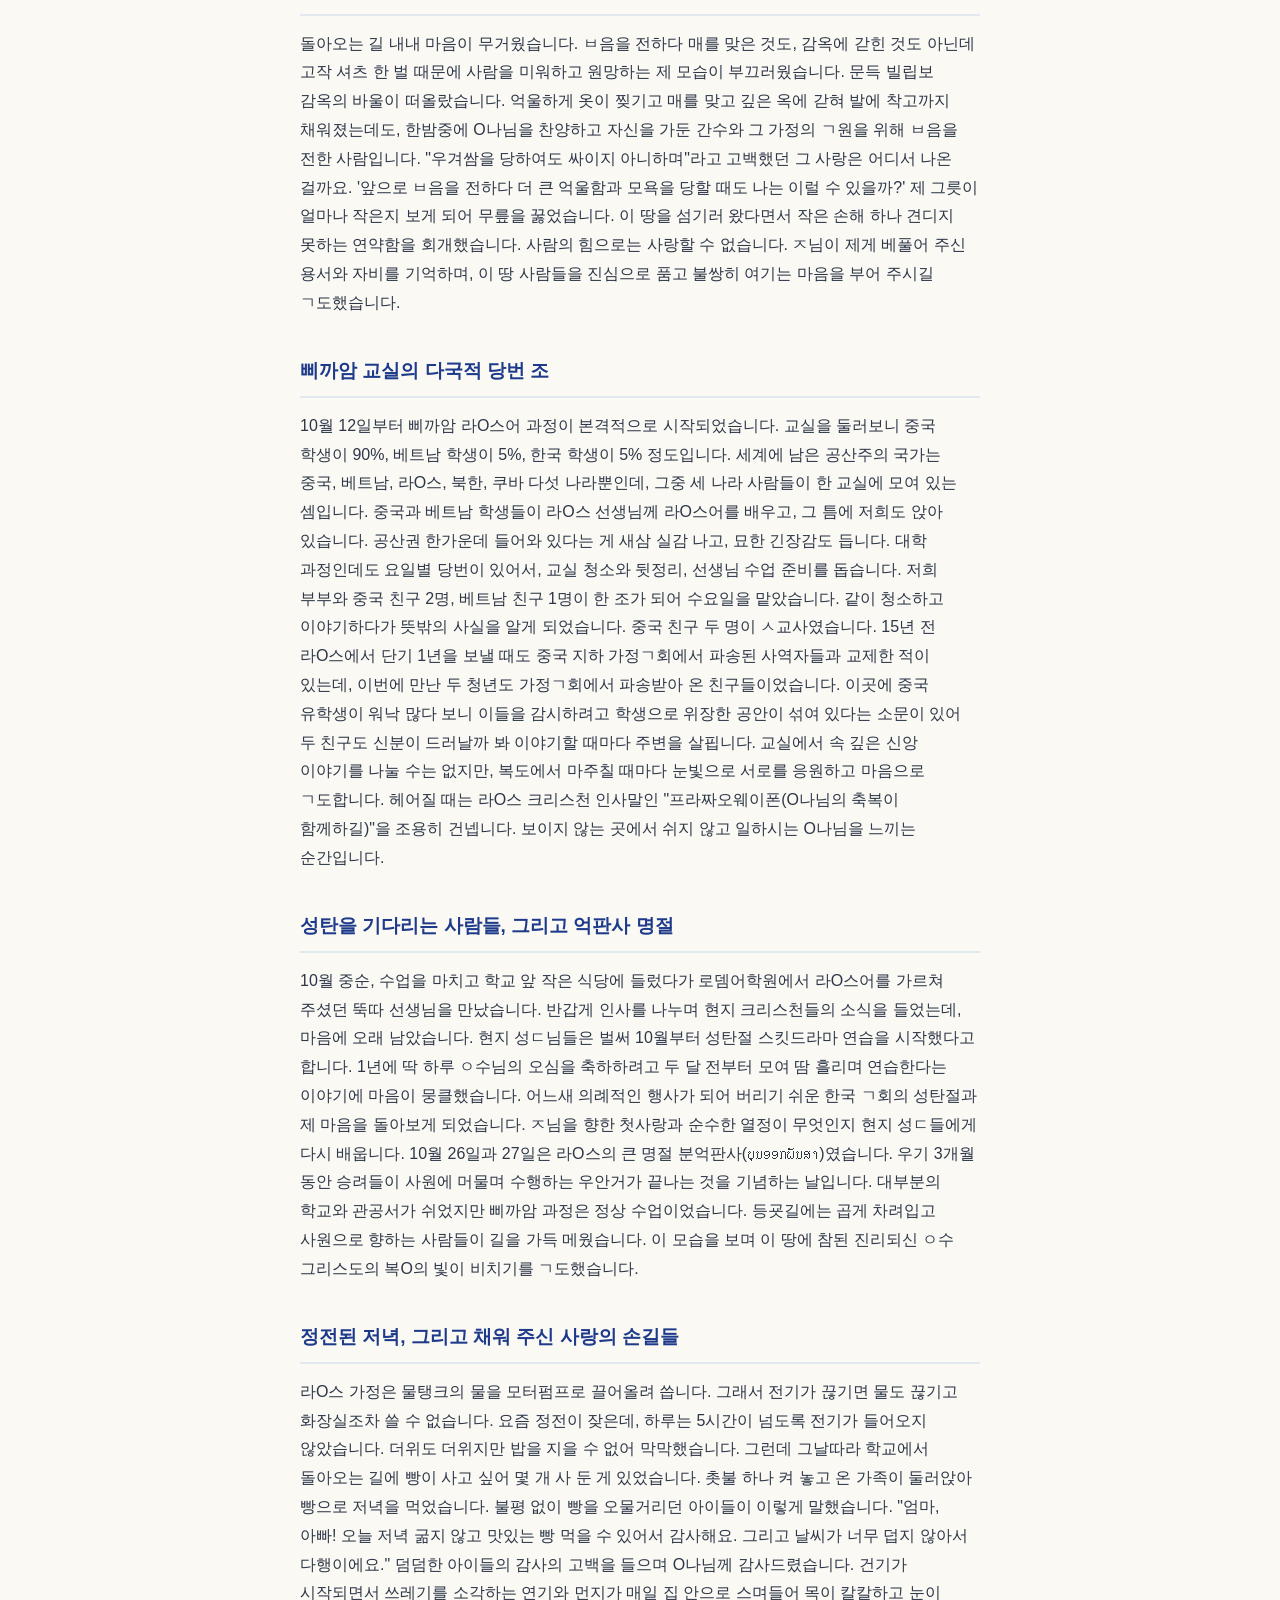
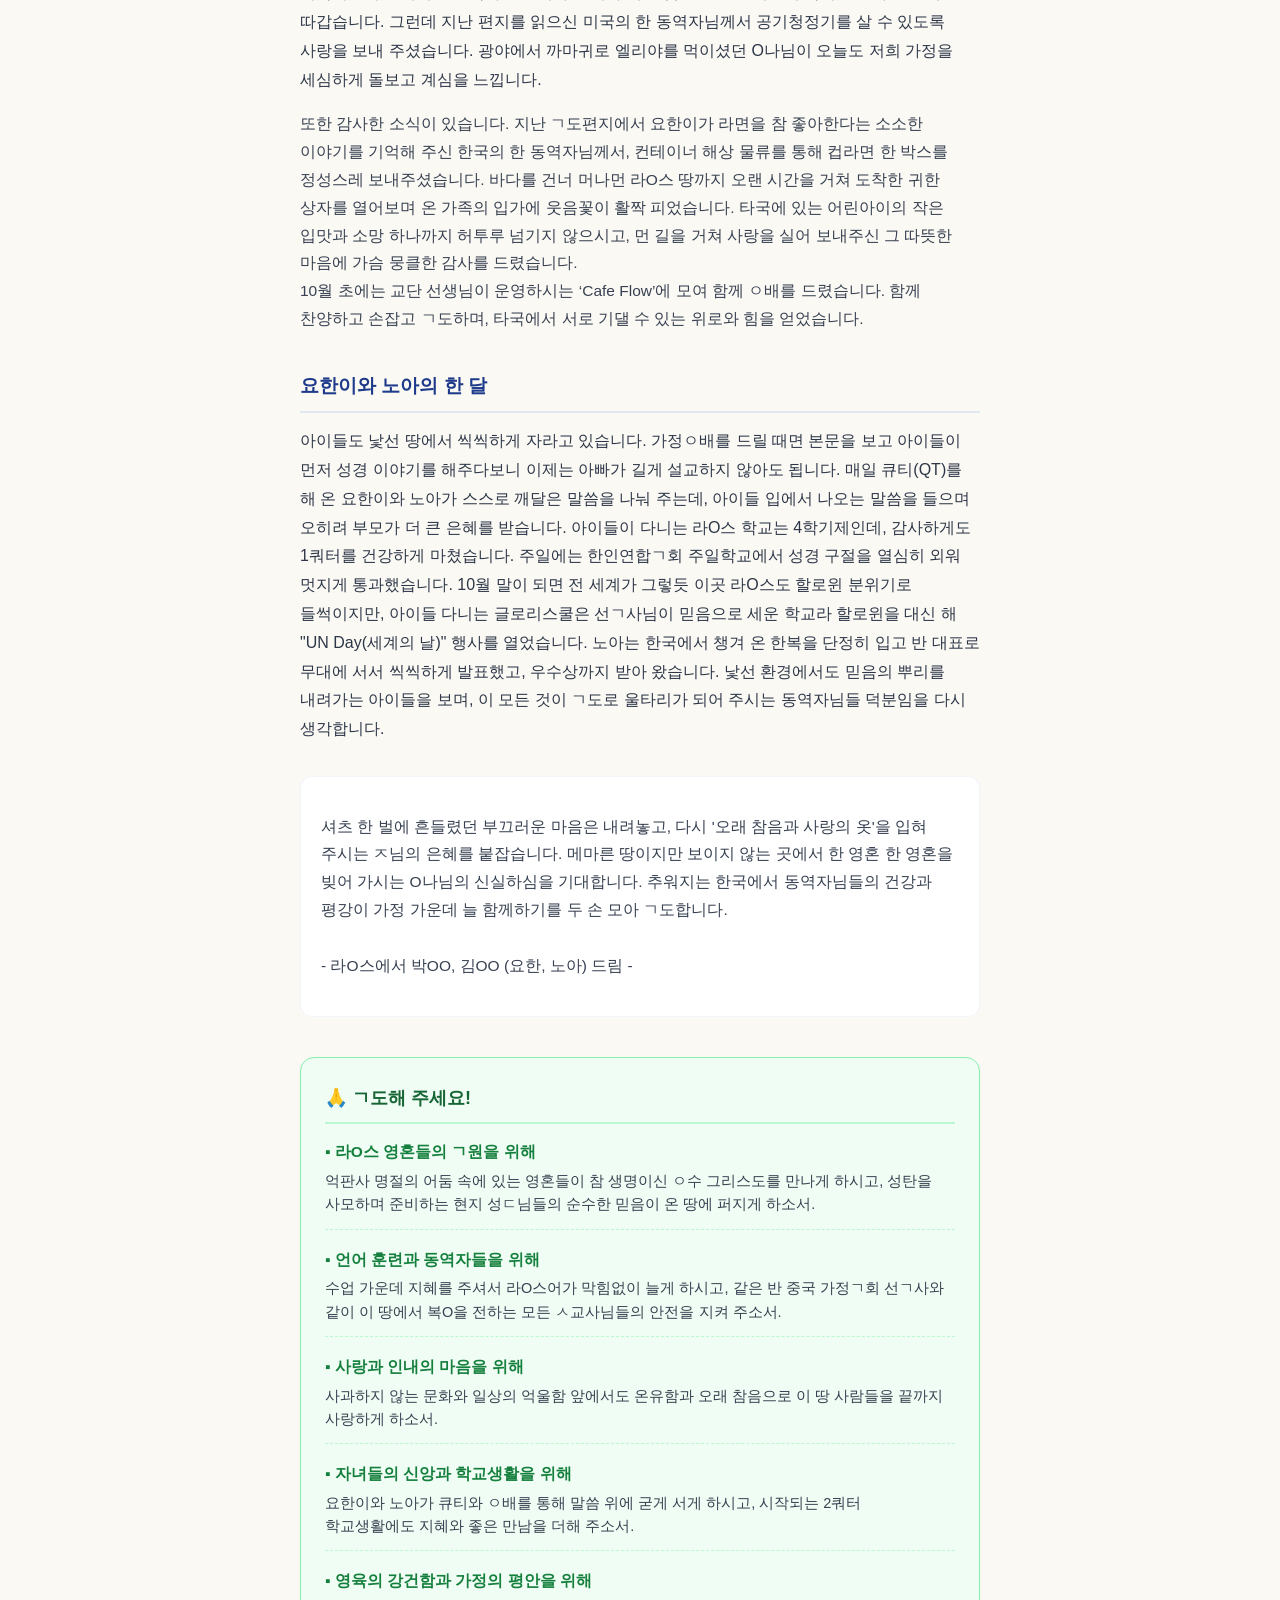
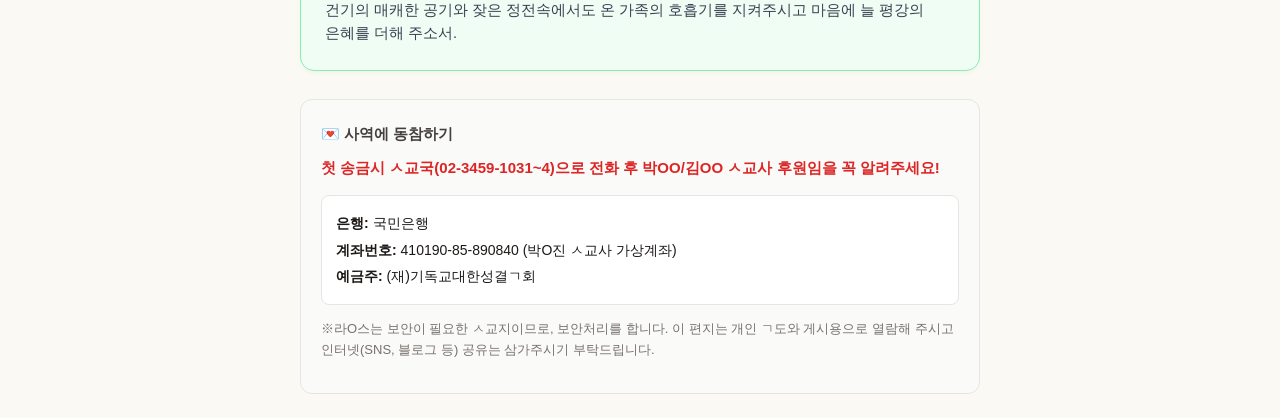
<file: preview.html>
<!DOCTYPE html>
<html lang="ko">
<head>
  <meta charset="utf-8">
  <title>미리보기 - 2026년 11월 두손 모음 편지</title>
  <style>
    body {
      font-family: -apple-system, BlinkMacSystemFont, "Apple SD Gothic Neo", "Malgun Gothic", sans-serif;
      background: #fbf9f4;
      color: #2d3748;
      max-width: 680px;
      margin: 0 auto;
      padding: 24px 16px;
      line-height: 1.8;
      word-break: keep-all;
    }
    .hero-img-wrap {
      width: 100%;
      border-radius: 14px;
      overflow: hidden;
      margin-bottom: 24px;
      box-shadow: 0 4px 6px -1px rgba(0, 0, 0, 0.05);
    }
    .hero-img {
      width: 100%;
      display: block;
    }
    .hero {
      background: linear-gradient(135deg, #fdf2f2 0%, #fee2e2 100%);
      padding: 32px 20px;
      text-align: center;
      border-radius: 16px;
      margin-bottom: 28px;
      border: 1px solid #fecaca;
    }
    .hero h1 {
      margin: 0 0 8px 0;
      font-size: 24px;
      font-weight: 800;
      color: #4b282d;
    }
    .hero .author {
      margin: 0;
      color: #7f1d1d;
      font-size: 15px;
      font-weight: 600;
    }
    .verse {
      background: #ffffff;
      border-left: 4px solid #b91c1c;
      padding: 16px 20px;
      margin: 20px 0;
      border-radius: 0 12px 12px 0;
      color: #334155;
      font-weight: 500;
      box-shadow: 0 2px 4px rgba(0,0,0,0.02);
      line-height: 1.7;
    }
    h2 {
      color: #1e3a8a;
      font-size: 19px;
      margin-top: 36px;
      margin-bottom: 14px;
      border-bottom: 2px solid #e2e8f0;
      padding-bottom: 8px;
      font-weight: 700;
    }
    p {
      margin-bottom: 16px;
      font-size: 15.5px;
      color: #374151;
    }
    .prayers {
      background: #f0fdf4;
      border: 1px solid #86efac;
      padding: 24px;
      border-radius: 14px;
      margin-top: 40px;
      box-shadow: 0 2px 4px rgba(0,0,0,0.03);
    }
    .prayers h2 {
      color: #166534;
      margin-top: 0;
      border-bottom: 2px solid #bbf7d0;
      font-size: 18px;
    }
    .prayer-item {
      margin-bottom: 16px;
      padding-bottom: 12px;
      border-bottom: 1px dashed #bbf7d0;
    }
    .prayer-item:last-child {
      margin-bottom: 0;
      border-bottom: none;
      padding-bottom: 0;
    }
    .prayer-title {
      font-weight: bold;
      color: #15803d;
      display: block;
      margin-bottom: 4px;
      font-size: 15.5px;
    }
    .prayer-desc {
      color: #374151;
      font-size: 14.5px;
      display: block;
      line-height: 1.6;
    }
    .support-box {
      background: #fafaf9;
      border: 1px solid #e7e5e4;
      padding: 20px;
      border-radius: 12px;
      margin-top: 28px;
      font-size: 14px;
    }
    .support-box h3 {
      margin-top: 0;
      margin-bottom: 10px;
      color: #44403c;
      font-size: 15px;
    }
    .support-note {
      color: #78716c;
      font-size: 13px;
      margin-bottom: 12px;
      line-height: 1.6;
    }
    .bank-info {
      background: #ffffff;
      padding: 14px;
      border-radius: 8px;
      border: 1px solid #e7e5e4;
      line-height: 1.9;
      color: #1c1917;
    }
    .closing {
      margin-top: 32px;
      padding: 20px;
      background: #ffffff;
      border-radius: 12px;
      border: 1px solid #f1f5f9;
    }
  </style>
</head>
<body>
  <div class="hero-img-wrap"><img src="[data-uri]" class="hero-img" alt="11월 대문사진"></div>
  <div class="hero">
    <h1>2026년 11월 두손 모음 편지</h1>
    <p class="author">박OO, 김OO</p>
  </div>
  
  <div class="content">
    <div class="verse">"그러므로 너희는 O나님이 택하사 거룩하고 사랑 받는 자처럼 긍휼과 자비와 겸손과 온유와 오래 참음을 옷 입고 누가 누구에게 불만이 있거든 서로 용납하여 피차 용서하되 ㅈ께서 너희를 용서하신 것 같이 너희도 그리하고 이 모든 것 위에 사랑을 더하라 이는 온전하게 매는 띠니라" (골3:12~14)</div>
<h2>라O스의 건기 문턱에서</h2>
싸바이디~!! ㅈ님의 이름으로 문안드립니다.
어느덧 길었던 우기가 끝나고 건기의 문턱에 들어섰습니다. 새벽에는 제법 선선한 바람이 불지만 한낮에는 여전히 햇볕이 뜨겁습니다. 하루하루가 낯설고 새로운 타국 생활이지만, 부족한 저희의 걸음을 붙들어 주시는 ㅈ님의 은혜와 함께 ㄱ도해 주시는 동역자님들의 사랑 덕분에 이번 달도 잘 지냈습니다. 지난 한 달 소식을 전합니다.
<h2>셔츠 한 벌과 "버뺀냥"</h2>
라O스는 유치원 꼬마부터 대학생까지 모두 교복을 입습니다. 저희 부부가 다니는 국립대 언어과정 삐까암도 예외가 아닙니다. 흰 셔츠에 검은 바지를 입고 넥타이와 벨트를 매야합니다. 그리고 셔츠의 어깨쪽에는 학교 로고를 자수로 새겨야 하는데, 이곳에서는 큰 사이즈의 옷을 구하기 어렵다고 해서 출국 전 쿠팡에서 만원짜리 셔츠를 미리 사 왔습니다. 
10월 초 학교 로고를 새기려고 캠퍼스 안 수선점에 셔츠 두 벌을 맡기고, 며칠 뒤 찾으러 갔습니다. 그런데 한 벌이 제 옷이 아니었습니다. 브랜드도 다르고 어깨 한쪽만 간신히 들어가는 아주 작은 옷이었습니다. 다른 사람의 옷과 바뀐 게 분명했습니다. "제가 맡긴 옷이 아닙니다. 제 옷을 찾아 주세요." 정중하게 말씀드렸지만 돌아온 건 사과가 아니라 오히려 큰 목소리였습니다. "당신이 맡긴 옷이 맞아! 우린 잘못 없어. 옷을 잘못 가져간 건 당신들이야!" 옷값을 물어 줄까 봐 먼저 방어막을 치는 눈치였습니다. 저는 만원짜리 셔츠가 아까운 게 아니라, 이곳에서 제 몸에 맞는 옷을 다시 구할 수 없다는 게 답답했습니다. 진짜 주인이 찾아올지도 몰라 바뀐 작은 옷은 그대로 두고 연락처만 남긴 채 돌아섰고, 끝내 제 옷은 찾지 못했습니다.
<p>라O스에는 잘못을 해도 좀처럼 사과하지 않는 문화가 있습니다. 이곳 사람들은 '체면'을 잃는 것을 큰 수치로 여기고, 잘못을 인정하면 책임져야 한다는 두려움이 큽니다. 불교의 인연 사상 때문인지 갈등 자체를 피하려는 성향도 강합니다. 무슨 일이든 "버뺀냥(괜찮아, 문제없어)" 한마디로 넘어가는 것이 조화를 지키는 길이라고 믿는 모양입니다. 여기에 공산당 일당 체제라는 정치 환경까지 더해져, 공적인 영역에서도 잘못을 인정하고 책임지는 모습을 보기가 쉽지 않습니다. 물론 모든 라O스 사람이 그렇다는 것은 아니며, 사람마다 다릅니다.<br>정착한 지난 4개월 동안 이런 일을 정말 많이 겪었습니다. 입주하자마자 에어컨에 곰팡이가 가득해 업체를 불렀더니 청소를 하다 에어컨을 고장 내 놓고도 버뺀냥, 겨우 고친 워터 펌프가 며칠 만에 또 고장 나도 버뺀냥, 주문과 전혀 다른 음식이 나와도 버뺀냥, 약속 시간보다 몇 시간씩 늦게 와도 버뺀냥, 새벽 내내 온 동네가 시끄럽도록 음악을 틀어 잠을 설치게 하고도 버뺀냥이었습니다.<br>그렇게 꾹꾹 눌러 두었던 서운함이 이번 옷 일로 터지고 말았습니다. 당당하게 소리치며 저희 탓을 하는 주인의 얼굴을 보는데, 마음 밑바닥에서 그 사람에 대한 미운 마음이 불쑥 올라왔습니다.</p>
<h2>억울함 너머의 사랑</h2>
돌아오는 길 내내 마음이 무거웠습니다. ㅂ음을 전하다 매를 맞은 것도, 감옥에 갇힌 것도 아닌데 고작 셔츠 한 벌 때문에 사람을 미워하고 원망하는 제 모습이 부끄러웠습니다. 문득 빌립보 감옥의 바울이 떠올랐습니다. 억울하게 옷이 찢기고 매를 맞고 깊은 옥에 갇혀 발에 착고까지 채워졌는데도, 한밤중에 O나님을 찬양하고 자신을 가둔 간수와 그 가정의 ㄱ원을 위해 ㅂ음을 전한 사람입니다. 
"우겨쌈을 당하여도 싸이지 아니하며"라고 고백했던 그 사랑은 어디서 나온 걸까요. '앞으로 ㅂ음을 전하다 더 큰 억울함과 모욕을 당할 때도 나는 이럴 수 있을까?' 제 그릇이 얼마나 작은지 보게 되어 무릎을 꿇었습니다. 이 땅을 섬기러 왔다면서 작은 손해 하나 견디지 못하는 연약함을 회개했습니다. 사람의 힘으로는 사랑할 수 없습니다. ㅈ님이 제게 베풀어 주신 용서와 자비를 기억하며, 이 땅 사람들을 진심으로 품고 불쌍히 여기는 마음을 부어 주시길 ㄱ도했습니다.
<h2>삐까암 교실의 다국적 당번 조</h2>
10월 12일부터 삐까암 라O스어 과정이 본격적으로 시작되었습니다. 교실을 둘러보니 중국 학생이 90%, 베트남 학생이 5%, 한국 학생이 5% 정도입니다. 세계에 남은 공산주의 국가는 중국, 베트남, 라O스, 북한, 쿠바 다섯 나라뿐인데, 그중 세 나라 사람들이 한 교실에 모여 있는 셈입니다. 중국과 베트남 학생들이 라O스 선생님께 라O스어를 배우고, 그 틈에 저희도 앉아 있습니다. 공산권 한가운데 들어와 있다는 게 새삼 실감 나고, 묘한 긴장감도 듭니다.
대학 과정인데도 요일별 당번이 있어서, 교실 청소와 뒷정리, 선생님 수업 준비를 돕습니다. 저희 부부와 중국 친구 2명, 베트남 친구 1명이 한 조가 되어 수요일을 맡았습니다. 같이 청소하고 이야기하다가 뜻밖의 사실을 알게 되었습니다. 중국 친구 두 명이 ㅅ교사였습니다. 15년 전 라O스에서 단기 1년을 보낼 때도 중국 지하 가정ㄱ회에서 파송된 사역자들과 교제한 적이 있는데, 이번에 만난 두 청년도 가정ㄱ회에서 파송받아 온 친구들이었습니다.
이곳에 중국 유학생이 워낙 많다 보니 이들을 감시하려고 학생으로 위장한 공안이 섞여 있다는 소문이 있어 두 친구도 신분이 드러날까 봐 이야기할 때마다 주변을 살핍니다. 교실에서 속 깊은 신앙 이야기를 나눌 수는 없지만, 복도에서 마주칠 때마다 눈빛으로 서로를 응원하고 마음으로 ㄱ도합니다. 헤어질 때는 라O스 크리스천 인사말인 "프라짜오웨이폰(O나님의 축복이 함께하길)"을 조용히 건넵니다. 보이지 않는 곳에서 쉬지 않고 일하시는 O나님을 느끼는 순간입니다.
<h2>성탄을 기다리는 사람들, 그리고 억판사 명절</h2>
10월 중순, 수업을 마치고 학교 앞 작은 식당에 들렀다가 로뎀어학원에서 라O스어를 가르쳐 주셨던 뚝따 선생님을 만났습니다. 반갑게 인사를 나누며 현지 크리스천들의 소식을 들었는데, 마음에 오래 남았습니다.
현지 성ㄷ님들은 벌써 10월부터 성탄절 스킷드라마 연습을 시작했다고 합니다. 1년에 딱 하루 ㅇ수님의 오심을 축하하려고 두 달 전부터 모여 땀 흘리며 연습한다는 이야기에 마음이 뭉클했습니다. 어느새 의례적인 행사가 되어 버리기 쉬운 한국 ㄱ회의 성탄절과 제 마음을 돌아보게 되었습니다. ㅈ님을 향한 첫사랑과 순수한 열정이 무엇인지 현지 성ㄷ들에게 다시 배웁니다.
10월 26일과 27일은 라O스의 큰 명절 분억판사(ບຸນອອກພັນສາ)였습니다. 우기 3개월 동안 승려들이 사원에 머물며 수행하는 우안거가 끝나는 것을 기념하는 날입니다. 대부분의 학교와 관공서가 쉬었지만 삐까암 과정은 정상 수업이었습니다. 등굣길에는 곱게 차려입고 사원으로 향하는 사람들이 길을 가득 메웠습니다. 이 모습을 보며 이 땅에 참된 진리되신 ㅇ수 그리스도의 복O의 빛이 비치기를 ㄱ도했습니다.
<h2>정전된 저녁, 그리고 채워 주신 사랑의 손길들</h2>
라O스 가정은 물탱크의 물을 모터펌프로 끌어올려 씁니다. 그래서 전기가 끊기면 물도 끊기고 화장실조차 쓸 수 없습니다. 요즘 정전이 잦은데, 하루는 5시간이 넘도록 전기가 들어오지 않았습니다. 더위도 더위지만 밥을 지을 수 없어 막막했습니다.
그런데 그날따라 학교에서 돌아오는 길에 빵이 사고 싶어 몇 개 사 둔 게 있었습니다. 촛불 하나 켜 놓고 온 가족이 둘러앉아 빵으로 저녁을 먹었습니다. 불평 없이 빵을 오물거리던 아이들이 이렇게 말했습니다. "엄마, 아빠! 오늘 저녁 굶지 않고 맛있는 빵 먹을 수 있어서 감사해요. 그리고 날씨가 너무 덥지 않아서 다행이에요." 덤덤한 아이들의 감사의 고백을 들으며 O나님께 감사드렸습니다.
건기가 시작되면서 쓰레기를 소각하는 연기와 먼지가 매일 집 안으로 스며들어 목이 칼칼하고 눈이 따갑습니다. 그런데 지난 편지를 읽으신 미국의 한 동역자님께서 공기청정기를 살 수 있도록 사랑을 보내 주셨습니다. 광야에서 까마귀로 엘리야를 먹이셨던 O나님이 오늘도 저희 가정을 세심하게 돌보고 계심을 느낍니다.
<p>또한 감사한 소식이 있습니다. 지난 ㄱ도편지에서 요한이가 라면을 참 좋아한다는 소소한 이야기를 기억해 주신 한국의 한 동역자님께서, 컨테이너 해상 물류를 통해 컵라면 한 박스를 정성스레 보내주셨습니다. 바다를 건너 머나먼 라O스 땅까지 오랜 시간을 거쳐 도착한 귀한 상자를 열어보며 온 가족의 입가에 웃음꽃이 활짝 피었습니다. 타국에 있는 어린아이의 작은 입맛과 소망 하나까지 허투루 넘기지 않으시고, 먼 길을 거쳐 사랑을 실어 보내주신 그 따뜻한 마음에 가슴 뭉클한 감사를 드렸습니다.<br>10월 초에는 교단 선생님이 운영하시는 ‘Cafe Flow’에 모여 함께 ㅇ배를 드렸습니다. 함께 찬양하고 손잡고 ㄱ도하며, 타국에서 서로 기댈 수 있는 위로와 힘을 얻었습니다.</p>
<h2>요한이와 노아의 한 달</h2>
아이들도 낯선 땅에서 씩씩하게 자라고 있습니다. 가정ㅇ배를 드릴 때면 본문을 보고 아이들이 먼저 성경 이야기를 해주다보니 이제는 아빠가 길게 설교하지 않아도 됩니다. 매일 큐티(QT)를 해 온 요한이와 노아가 스스로 깨달은 말씀을 나눠 주는데, 아이들 입에서 나오는 말씀을 들으며 오히려 부모가 더 큰 은혜를 받습니다. 
아이들이 다니는 라O스 학교는 4학기제인데, 감사하게도 1쿼터를 건강하게 마쳤습니다. 주일에는 한인연합ㄱ회 주일학교에서 성경 구절을 열심히 외워 멋지게 통과했습니다.
10월 말이 되면 전 세계가 그렇듯 이곳 라O스도 할로윈 분위기로 들썩이지만, 아이들 다니는 글로리스쿨은 선ㄱ사님이 믿음으로 세운 학교라 할로윈을 대신 해 "UN Day(세계의 날)" 행사를 열었습니다. 노아는 한국에서 챙겨 온 한복을 단정히 입고 반 대표로 무대에 서서 씩씩하게 발표했고, 우수상까지 받아 왔습니다. 낯선 환경에서도 믿음의 뿌리를 내려가는 아이들을 보며, 이 모든 것이 ㄱ도로 울타리가 되어 주시는 동역자님들 덕분임을 다시 생각합니다.

    
<div class="closing">
  <p>셔츠 한 벌에 흔들렸던 부끄러운 마음은 내려놓고, 다시 '오래 참음과 사랑의 옷'을 입혀 주시는 ㅈ님의 은혜를 붙잡습니다. 메마른 땅이지만 보이지 않는 곳에서 한 영혼 한 영혼을 빚어 가시는 O나님의 신실하심을 기대합니다. 추워지는 한국에서 동역자님들의 건강과 평강이 가정 가운데 늘 함께하기를 두 손 모아 ㄱ도합니다.<br><br>- 라O스에서 박OO, 김OO (요한, 노아) 드림 -</p>
</div>

    <div class="prayers">
      <h2>🙏 ㄱ도해 주세요!</h2>
      
    <div class="prayer-item">
      <span class="prayer-title">▪ 라O스 영혼들의 ㄱ원을 위해 </span>
      <span class="prayer-desc">억판사 명절의 어둠 속에 있는 영혼들이 참 생명이신 ㅇ수 그리스도를 만나게 하시고, 성탄을 사모하며 준비하는 현지 성ㄷ님들의 순수한 믿음이 온 땅에 퍼지게 하소서.</span>
    </div>
    
    <div class="prayer-item">
      <span class="prayer-title">▪ 언어 훈련과 동역자들을 위해</span>
      <span class="prayer-desc">수업 가운데 지혜를 주셔서 라O스어가 막힘없이 늘게 하시고, 같은 반 중국 가정ㄱ회 선ㄱ사와 같이 이 땅에서 복O을 전하는 모든 ㅅ교사님들의 안전을 지켜 주소서.</span>
    </div>
    
    <div class="prayer-item">
      <span class="prayer-title">▪ 사랑과 인내의 마음을 위해</span>
      <span class="prayer-desc">사과하지 않는 문화와 일상의 억울함 앞에서도 온유함과 오래 참음으로 이 땅 사람들을 끝까지 사랑하게 하소서.</span>
    </div>
    
    <div class="prayer-item">
      <span class="prayer-title">▪ 자녀들의 신앙과 학교생활을 위해</span>
      <span class="prayer-desc">요한이와 노아가 큐티와 ㅇ배를 통해 말씀 위에 굳게 서게 하시고, 시작되는 2쿼터 학교생활에도 지혜와 좋은 만남을 더해 주소서.</span>
    </div>
    
    <div class="prayer-item">
      <span class="prayer-title">▪ 영육의 강건함과 가정의 평안을 위해</span>
      <span class="prayer-desc">건기의 매캐한 공기와 잦은 정전속에서도 온 가족의 호흡기를 지켜주시고 마음에 늘 평강의 은혜를 더해 주소서.</span>
    </div>
    
    </div>
    
<div class="support-box">
  <h3>💌 사역에 동참하기</h3>
  <p class="support-alert" style="color: #dc2626; font-weight: bold; font-size: 15px; margin: 0 0 16px; word-break: keep-all; line-height: 1.5;">첫 송금시 ㅅ교국(02-3459-1031~4)으로 전화 후 박OO/김OO ㅅ교사 후원임을 꼭 알려주세요!</p>
  <div class="bank-info">
    <div><strong>은행:</strong> 국민은행</div>
    <div><strong>계좌번호:</strong> 410190-85-890840 (박O진 ㅅ교사 가상계좌)</div>
    <div><strong>예금주:</strong> (재)기독교대한성결ㄱ회</div>
  </div>
  <p class="support-note" style="margin-top: 14px; color: #78716c; font-size: 13px; line-height: 1.6;">※라O스는 보안이 필요한 ㅅ교지이므로, 보안처리를 합니다. 이 편지는 개인 ㄱ도와 게시용으로 열람해 주시고 인터넷(SNS, 블로그 등) 공유는 삼가주시기 부탁드립니다.</p>
</div>

  </div>
</body>
</html>
</file>
<file: assets/css/app.css>
/* 선교편지 — PRD v2 §7 화면 명세, §6.3 A4 인쇄
   디자인: Sacred Correspondence — 크림 종이 + 딥 네이비, 세리프 에디토리얼,
   카드 대신 얇은 선과 여백으로만 나눈 수직 흐름. */

:root {
  /* 색 — 가이드의 다섯 색 */
  --ink:        #1a1a1a;   /* 본문 */
  --ink-soft:   #4a4a4a;   /* 설명·부가 정보 */
  --ink-faint:  #6e6a63;   /* 3차 정보 (선·비활성 안내) */
  --paper:      #ffffff;   /* 대화상자·입력처럼 떠 있는 면에만 */
  --bg:         #fbf9f4;   /* 종이 질감의 기본 배경 */
  --line:       #dbdad5;   /* 구분선 */
  --accent:     #1a2b45;   /* 딥 네이비 */
  --accent-ink: #fbf9f4;
  --good:       #2f6b46;
  --bad:        #a33a2c;
  --warn-bg:    #f4f1e8;
  --warn-line:  #dbdad5;

  --radius:     6px;
  --shadow:     none;
  --shadow-up:  0 10px 40px rgba(26,43,69,.14);

  /* 서체 — 라틴은 Playfair, 한글은 나눔명조 */
  --serif:      'Playfair Display', 'Nanum Myeongjo', 'Apple SD Gothic Neo', serif;
  --sans:       'Inter', -apple-system, BlinkMacSystemFont, 'Apple SD Gothic Neo',
                'Pretendard', 'Malgun Gothic', system-ui, sans-serif;

  /* 여백·폭 */
  --measure:    600px;   /* 본문 가독 폭 (모바일 최적화) */
  --gap:        clamp(72px, 9vw, 120px);
}

* { box-sizing: border-box; }

html { -webkit-text-size-adjust: 100%; }

body {
  margin: 0;
  background: var(--bg);
  color: var(--ink);
  font-family: var(--sans);
  font-size: 16px;
  line-height: 1.6;
  word-break: break-all;
  overflow-wrap: anywhere;
  -webkit-font-smoothing: antialiased;
}

a { color: var(--accent); }

.noscript {
  padding: 24px;
  text-align: center;
  background: var(--warn-bg);
  border-bottom: 1px solid var(--warn-line);
}

/* ── 내비게이션 (작성자용) ────────────────────────────────────── */
.nav {
  position: sticky;
  top: 0;
  z-index: 20;
  background: rgba(251,249,244,.88);
  backdrop-filter: saturate(180%) blur(10px);
  border-bottom: 1px solid var(--line);
}
.nav__inner {
  max-width: 1000px;
  margin: 0 auto;
  padding: 12px 20px;
  display: flex;
  align-items: center;
  gap: 16px;
}
.nav__brand {
  font-family: var(--serif);
  font-size: 20px;
  font-weight: 700;
  color: var(--accent);
  text-decoration: none;
}
.nav__links { display: flex; gap: 4px; margin-left: auto; }
.nav__link {
  padding: 6px 14px;
  border-radius: 999px;
  color: var(--ink-soft);
  text-decoration: none;
  font-size: 14px;
  white-space: nowrap;
  transition: background .15s, color .15s;
}
.nav__link:hover { background: rgba(26,43,69,.06); color: var(--accent); }
.nav__link.is-on { background: var(--accent); color: var(--accent-ink); }
.nav__who { font-size: 13px; color: var(--ink-faint); white-space: nowrap; }
@media (max-width: 560px) {
  .nav__who { display: none; }
  .nav__link { padding: 6px 10px; font-size: 13px; }
}

/* ── 페이지 ───────────────────────────────────────────────────── */
.page { max-width: 1000px; margin: 0 auto; padding: 32px 20px 110px; }
.page--narrow { max-width: 620px; }
.page--reader { max-width: var(--measure); padding-top: clamp(48px, 7vw, 88px); }
.page__head { display: flex; align-items: center; gap: 12px; flex-wrap: wrap; margin-bottom: 24px; }
.page__title {
  font-family: var(--serif);
  font-size: clamp(18px, 4.5vw, 26px);
  font-weight: 600;
  color: var(--accent);
  margin: 0 0 10px;
  line-height: 1.4;
}
.page__head .page__title { margin: 0; margin-right: auto; }
.page__lead { color: var(--ink-soft); font-size: 15px; margin: 0 0 28px; }

/* ── 카드 · 폼 (작성자용 — 선만 남기고 그림자는 뺀다) ─────────── */
.card {
  background: var(--paper);
  border: 1px solid var(--line);
  border-radius: var(--radius);
  padding: 24px;
  margin-bottom: 16px;
  box-shadow: var(--shadow);
}
.card__head { display: flex; align-items: baseline; gap: 12px; margin-bottom: 14px; }
.card__title { font-family: var(--serif); font-size: 19px; font-weight: 600; color: var(--accent); margin: 0 0 4px; }
.card__head .card__title { margin: 0; margin-right: auto; }
.card__meta { font-size: 13px; color: var(--ink-faint); }
.card__lead { font-size: 14px; color: var(--ink-soft); margin: 0 0 18px; }

.field { display: block; margin-bottom: 20px; }
.field:last-child { margin-bottom: 0; }
.field__label { display: block; font-size: 13px; font-weight: 500; color: var(--ink-soft); margin-bottom: 8px; letter-spacing: .02em; }
.field__hint { display: block; font-size: 13px; color: var(--ink-faint); margin-top: 8px; line-height: 1.6; }
.field-row { display: grid; grid-template-columns: 1fr 1fr; gap: 20px; }
.field--short { max-width: 220px; }
@media (max-width: 560px) { .field-row { grid-template-columns: 1fr; gap: 0; } }

input[type=text], input[type=password], input[type=month], textarea, select {
  width: 100%;
  padding: 11px 13px;
  font: inherit;
  font-size: 16px; /* iOS 확대 방지 */
  color: var(--ink);
  background: #fff;
  border: 1px solid var(--line);
  border-radius: var(--radius);
  transition: border-color .15s, box-shadow .15s;
}
input:focus, textarea:focus {
  outline: none;
  border-color: var(--accent);
  box-shadow: 0 0 0 3px rgba(26,43,69,.10);
}
input:disabled { background: #f2efe9; color: var(--ink-faint); }
textarea { resize: vertical; line-height: 1.8; }

.inline-check { display: inline-flex; align-items: center; gap: 8px; font-size: 14px; color: var(--ink-soft); cursor: pointer; }
.inline-check input { width: 16px; height: 16px; accent-color: var(--accent); }

.row { display: flex; align-items: center; gap: 12px; flex-wrap: wrap; }
.form__actions { display: flex; justify-content: flex-end; padding-top: 8px; }

.steps { margin: 0 0 16px; padding-left: 20px; font-size: 14px; color: var(--ink-soft); line-height: 1.9; }
.steps code { background: #f2efe9; padding: 1px 6px; border-radius: 4px; font-size: 13px; }

.callout {
  background: transparent;
  border: 1px solid var(--line);
  border-radius: var(--radius);
  padding: 14px 16px;
  font-size: 14px;
  line-height: 1.7;
  color: var(--ink-soft);
  margin: 18px 0 0;
}
.callout--warn { background: var(--warn-bg); }
.callout strong { color: var(--ink); font-weight: 600; }

.test-result { font-size: 13.5px; }
.test-result.is-good { color: var(--good); }
.test-result.is-bad  { color: var(--bad); }
.test-result.is-busy { color: var(--ink-faint); }

/* ── 버튼 — 채운 네이비 / 투명 테두리 ─────────────────────────── */
.btn {
  display: inline-flex;
  align-items: center;
  justify-content: center;
  gap: 8px;
  padding: 12px 22px;
  min-height: 46px;              /* 터치 목표 크기 */
  font: inherit;
  font-size: 15px;
  font-weight: 500;
  letter-spacing: .02em;
  border-radius: var(--radius);
  border: 1px solid transparent;
  cursor: pointer;
  text-decoration: none;
  transition: background .18s, border-color .18s, opacity .18s, color .18s;
}
.btn:disabled { opacity: .45; cursor: default; }
.btn--primary { background: var(--accent); color: var(--accent-ink); border-color: var(--accent); }
.btn--primary:hover:not(:disabled) { opacity: .88; }
.btn--ghost { background: transparent; color: var(--accent); border-color: rgba(26,43,69,.28); }
.btn--ghost:hover:not(:disabled) { background: rgba(26,43,69,.05); border-color: var(--accent); }
.btn--danger { background: transparent; color: var(--bad); border-color: #e0c9c3; }
.btn--danger:hover:not(:disabled) { background: rgba(163,58,44,.05); }
.btn--lg { padding: 15px 28px; font-size: 16px; }
.btn--sm { padding: 7px 14px; min-height: 36px; font-size: 13.5px; }

/* ── 편지 목록 (작성자용) — 선으로만 나눈 행 ──────────────────── */
.letters { list-style: none; margin: 24px 0 0; padding: 0; display: block; }
.letters__item {
  background: transparent;
  border: 0;
  border-top: 1px solid var(--line);
  border-radius: 0;
  padding: 24px 2px;
  box-shadow: none;
  display: flex;
  align-items: center;
  gap: 20px;
  flex-wrap: wrap;
}
.letters__item:last-child { border-bottom: 1px solid var(--line); }
.letters__main { flex: 1 1 260px; min-width: 0; }
.letters__period {
  font-size: 13px; color: var(--ink-soft); font-weight: 500;
  letter-spacing: .14em; text-transform: uppercase; margin: 0 0 8px;
}
.letters__title { font-family: var(--serif); font-size: 21px; font-weight: 600; color: var(--accent); margin: 0 0 6px; line-height: 1.45; }
.letters__title.is-locked { font-family: var(--sans); font-size: 15px; font-weight: 400; color: var(--ink-faint); }
.letters__meta { font-size: 13px; color: var(--ink-faint); margin: 0; }
.letters__actions { display: flex; gap: 8px; flex-wrap: wrap; }
@media (max-width: 560px) { .letters__actions { width: 100%; } .letters__actions .btn { flex: 1 1 auto; } }

/* ── 빈 상태 · 스켈레톤 ───────────────────────────────────────── */
.empty { text-align: center; padding: 72px 20px; }
.empty__mark { font-size: 40px; margin-bottom: 16px; color: var(--line); }
.empty__title { font-family: var(--serif); font-size: clamp(24px, 3vw, 30px); font-weight: 600; color: var(--accent); margin: 0 0 12px; }
.empty__desc { color: var(--ink-soft); font-size: 16px; margin: 0 0 28px; line-height: 1.85; }

.skeleton { display: grid; gap: 14px; padding: 8px 0; }
.skeleton__line { height: 18px; border-radius: 4px; background: linear-gradient(90deg,#eae7e0 25%,#f4f2ec 37%,#eae7e0 63%); background-size: 400% 100%; animation: shimmer 1.4s ease infinite; }
.skeleton__line--sm { width: 30%; height: 13px; }
.skeleton__line--lg { width: 70%; height: 28px; }
@keyframes shimmer { 0% { background-position: 100% 0; } 100% { background-position: 0 0; } }
@media (prefers-reduced-motion: reduce) { .skeleton__line { animation: none; } }

/* ── 블록 편집기 ──────────────────────────────────────────────── */
.blocks { display: grid; gap: 14px; }
.block { position: relative; border: 1px solid var(--line); border-radius: var(--radius); padding: 14px; background: #fff; }
.block__tools { position: absolute; top: 8px; right: 8px; display: flex; gap: 2px; z-index: 2; }
.block__tools button {
  width: 30px; height: 30px;
  border: 1px solid var(--line);
  background: rgba(255,255,255,.95);
  border-radius: 5px;
  cursor: pointer;
  color: var(--ink-soft);
  font-size: 13px;
  line-height: 1;
}
.block__tools button:hover:not(:disabled) { border-color: var(--accent); color: var(--accent); }
.block__tools button:disabled { opacity: .3; cursor: default; }
.block--text textarea { border: none; background: transparent; padding: 6px 44px 6px 6px; }
.block--text textarea:focus { box-shadow: none; }
.block__photo { position: relative; border-radius: var(--radius); overflow: hidden; background: #f2efe9; min-height: 120px; }
.block__photo img { display: block; width: 100%; height: auto; }
.block__photo-fail { padding: 16px; font-size: 13px; color: var(--bad); line-height: 1.6; }
.block__caption { margin-top: 12px; font-size: 14px; }
.blocks__add { display: flex; gap: 10px; margin-top: 16px; flex-wrap: wrap; }

/* 사진 추가 대화상자 — 장수만큼 늘어나는 입력 칸 */
.photo-slot + .photo-slot {
  margin-top: 20px;
  padding-top: 20px;
  border-top: 1px solid var(--line);
}
.photo-slot__no {
  display: block;
  font-size: 13px;
  font-weight: 500;
  color: var(--ink-soft);
  letter-spacing: .04em;
  margin-bottom: 10px;
}

/* 머리글 사진 고르기 (작성 화면) */
.hero-pick { margin-top: 14px; }
.hero-pick[hidden] { display: none; }
.hero-pick__photo {
  position: relative;
  border-radius: var(--radius);
  overflow: hidden;
  background: #f2efe9;
  max-width: 320px;
}
.hero-pick__photo img { display: block; width: 100%; height: auto; aspect-ratio: 16 / 9; object-fit: cover; }
.hero-pick__fail { padding: 14px; font-size: 13px; color: var(--bad); line-height: 1.6; }
.hero-pick__fail[hidden] { display: none; }

/* 사진 크기 고르기 (작성 화면) */
.block__sizes { display: flex; align-items: center; gap: 6px; flex-wrap: wrap; margin-top: 12px; }
/* hidden 속성이 display:flex 에 밀리지 않도록 */
.block__sizes[hidden] { display: none; }
.block__sizes-label { min-width: 62px; }
.block__sizes-label { font-size: 13px; color: var(--ink-soft); margin-right: 6px; }
.block__size {
  font: inherit;
  font-size: 13px;
  padding: 6px 14px;
  min-height: 34px;
  border: 1px solid var(--line);
  border-radius: 999px;
  background: transparent;
  color: var(--ink-soft);
  cursor: pointer;
  transition: border-color .15s, background .15s, color .15s;
}
.block__size:hover { border-color: var(--accent); color: var(--accent); }
.block__size.is-on { background: var(--accent); border-color: var(--accent); color: var(--accent-ink); }

/* ── 하단 고정 바 ─────────────────────────────────────────────── */
.sticky-bar {
  position: sticky;
  bottom: 0;
  display: flex;
  align-items: center;
  gap: 12px;
  padding: 14px 20px calc(14px + env(safe-area-inset-bottom));
  margin: 24px -20px -110px;
  background: rgba(251,249,244,.94);
  backdrop-filter: saturate(180%) blur(10px);
  border-top: 1px solid var(--line);
}
.sticky-bar__status { font-size: 13px; color: var(--ink-faint); margin-right: auto; }

/* ── 대화상자 ─────────────────────────────────────────────────── */
.dialog-back {
  position: fixed; inset: 0; z-index: 60;
  background: rgba(26,43,69,.42);
  display: flex; align-items: center; justify-content: center;
  padding: 20px;
  overflow-y: auto;
}
.dialog {
  background: var(--bg);
  border: 1px solid var(--line);
  border-radius: 10px;
  width: 100%;
  max-width: 480px;
  max-height: 88vh;
  overflow-y: auto;
  padding: 28px;
  box-shadow: var(--shadow-up);
}
.dialog--preview { max-width: var(--measure); padding: 0; }
.dialog__title { font-family: var(--serif); font-size: 22px; font-weight: 600; color: var(--accent); margin: 0 0 16px; }
.dialog__lead { font-size: 15px; color: var(--ink-soft); margin: 0 0 18px; line-height: 1.75; }
.dialog__actions { display: flex; justify-content: flex-end; gap: 10px; margin-top: 24px; }
.dialog__toolbar {
  position: sticky; top: 0;
  display: flex; align-items: center; justify-content: space-between; gap: 12px;
  padding: 14px 20px;
  background: var(--bg);
  border-bottom: 1px solid var(--line);
  font-size: 13.5px; color: var(--ink-faint);
  border-radius: 10px 10px 0 0;
}
.dialog__preview { padding: 8px 24px 32px; }
.dialog-back--wide .dialog { max-height: 92vh; }

.summary { list-style: none; margin: 0 0 18px; padding: 0; display: grid; gap: 0; }
.summary li { display: flex; gap: 14px; font-size: 15px; align-items: baseline; padding: 12px 0; border-top: 1px solid var(--line); }
.summary li:last-child { border-bottom: 1px solid var(--line); }
.summary span { flex: 0 0 64px; color: var(--ink-faint); font-size: 13px; }
.confirm-check { display: flex; align-items: flex-start; gap: 10px; padding: 14px; background: var(--warn-bg); border: 1px solid var(--warn-line); border-radius: var(--radius); line-height: 1.65; }

.photo-check { margin: -6px 0 18px; font-size: 13.5px; line-height: 1.65; min-height: 20px; }
.photo-check.is-busy { color: var(--ink-faint); }
.photo-check.is-bad  { color: var(--bad); }
.photo-check.is-good { color: var(--good); display: flex; align-items: center; gap: 12px; }
.photo-check img { width: 84px; height: 64px; object-fit: cover; border-radius: var(--radius); border: 1px solid var(--line); }

.share { display: grid; gap: 12px; margin-bottom: 4px; }
.share__row { display: flex; align-items: baseline; gap: 12px; }
.share__row span { flex: 0 0 56px; font-size: 13px; color: var(--ink-faint); }
.share__row code {
  flex: 1; font-size: 13px; background: #f2efe9; padding: 9px 11px;
  border-radius: var(--radius); word-break: break-all; font-family: ui-monospace, SFMono-Regular, Menlo, monospace;
}

/* ── 토스트 ───────────────────────────────────────────────────── */
#toast {
  position: fixed;
  left: 50%; bottom: 24px;
  transform: translate(-50%, 16px);
  max-width: min(92vw, 460px);
  padding: 14px 20px;
  border-radius: var(--radius);
  background: var(--accent);
  color: var(--accent-ink);
  font-size: 14.5px;
  line-height: 1.55;
  box-shadow: var(--shadow-up);
  opacity: 0;
  pointer-events: none;
  transition: opacity .2s, transform .2s;
  z-index: 90;
}
#toast.is-on { opacity: 1; transform: translate(-50%, 0); }
.toast--good { background: #275c3d; }
.toast--bad  { background: #8f3125; }

/* ── 잠금 화면 (후원자가 가장 먼저 보는 얼굴) ─────────────────── */
.lock {
  background: transparent;
  border: 1px solid var(--line);
  border-radius: 8px;
  box-shadow: none;
  padding: clamp(32px, 5vw, 44px);
  text-align: left;
  max-width: 460px;
  margin: clamp(24px, 6vh, 64px) auto 0;
}
.lock__mark { font-size: 30px; color: var(--accent); margin-bottom: 18px; opacity: .5; }
.lock__period {
  font-size: 13px; color: var(--ink-soft); font-weight: 500;
  letter-spacing: .16em; text-transform: uppercase; margin: 0 0 12px;
}
.lock__title { font-family: var(--serif); font-size: clamp(22px, 3.2vw, 26px); font-weight: 700; color: var(--accent); margin: 0 0 10px; line-height: 1.4; }
.lock__desc { font-size: 18px; color: #2563eb; font-weight: 600; margin: 0 0 8px; line-height: 1.75; }
.lock__form { display: grid; gap: 14px; }
.lock__hint { 
  font-size: 18px; 
  color: #dc2626; 
  font-weight: bold;
  margin: 0 0 28px; 
}

.lock__remember { margin-top: 16px; font-size: 14px; }
.lock__error { color: var(--bad); font-size: 14px; margin: 14px 0 0; min-height: 20px; }
.lock__archive { display: inline-block; margin-top: 24px; font-size: 14px; color: var(--ink-soft); }

/* ── 편지 본문 (읽기 최적화 — PRD §7.3) ───────────────────────── */
.letter {
  background: transparent;
  border: 12px solid transparent !important;
  border-image: linear-gradient(to bottom, #CE1126 15%, #1e40af 15%, #1e40af 85%, #CE1126 85%) 1 !important;
  border-radius: 0;
  box-shadow: none;
  padding: 0 16px;
  max-width: var(--measure);
  margin: 0 auto;
}
.letter__head {
  text-align: left;
  padding-bottom: clamp(24px, 3vw, 32px);
  border-bottom: 1px solid var(--line);
  margin-bottom: clamp(32px, 4.5vw, 48px);
}
.letter__period {
  font-size: 14px; color: var(--ink-soft); font-weight: 500;
  letter-spacing: .16em; text-transform: uppercase; margin: 0 0 16px;
}
.letter__title {
  font-family: var(--serif);
  font-size: clamp(24px, 3.8vw, 32px);
  font-weight: 700;
  line-height: 1.34;
  letter-spacing: -.01em;
  color: var(--accent);
  margin: 0 0 14px;
}
.letter__author { display: none; }
.letter__greeting { font-family: var(--serif); font-size: 20px; line-height: 1.7; margin: 0 0 32px; color: var(--ink); }
.prayers__item-title { font-size: 1.1em; font-weight: 600; margin: 0 0 8px; color: #ce1126; }
.letter__body { font-size: 18px; line-height: 1.9; text-align: justify; word-break: break-all; }
.letter__text p { margin: 0 0 1.5em; }
.letter__text p:last-child { margin-bottom: 0; }
/* 문단 블록이 이어지면 문단 사이와 같은 숨을 준다 */
.letter__text + .letter__text { margin-top: 1.5em; }

/* 첫 문단(성경 구절) 스타일 */
.letter__body > .letter__text:first-child > p:first-child {
  color: #e53935;
  font-weight: 700;
  text-align: center;
}

/* 문단 소제목 (굵은 글씨) 스타일 */
.letter__text strong.subheading {
  color: #1e88e5;
  font-size: 1.15em;
  display: block;
  margin-top: 0.5em;
  margin-bottom: 0.1em;
}
.letter__text strong:not(.subheading) {
  font-weight: 700;
}
.letter__figure { margin: clamp(36px, 5vw, 56px) 0; }
.letter__figure a { display: block; border-radius: 10px; overflow: hidden; }
.letter__photo { display: block; width: 100%; height: auto; background: #f2efe9; }
.letter__figure.is-failed a { display: none; }
.letter__photo-fallback {
  padding: 16px; font-size: 13.5px; line-height: 1.65; color: var(--bad);
  background: var(--warn-bg); border: 1px solid var(--warn-line); border-radius: var(--radius);
}
.letter__figure figcaption { font-size: 14px; color: var(--ink-soft); text-align: center; margin-top: 14px; line-height: 1.6; }
.letter__closing {
  margin-top: clamp(36px, 5vw, 48px);
  padding-top: clamp(24px, 3vw, 32px);
  border-top: 1px solid var(--line);
  text-align: justify;
  word-break: break-all;
  font-size: 18px;
  line-height: 1.9;
  color: var(--ink);
}
.letter__closing p { margin: 0 0 1.5em; }

.reader-actions { display: flex; align-items: center; gap: 14px; justify-content: flex-start; flex-wrap: wrap; margin: clamp(36px, 5vw, 56px) 0 0; }
.reader-actions__status { font-size: 13px; color: var(--ink-faint); }

@media (max-width: 560px) {
  .letter__body, .letter__closing { font-size: 17px; }
}

/* ── 편지지 머리 — 로고·발행처 | 발행 기간 ────────────────────── */
.masthead {
  display: flex;
  align-items: center;
  justify-content: space-between;
  gap: 20px;
  flex-wrap: wrap;
  padding-bottom: 20px;
  margin-bottom: clamp(28px, 3.5vw, 40px);
  border-bottom: 1px solid var(--line);
}
.masthead--bare { justify-content: flex-start; }
.masthead__brand { display: flex; align-items: center; gap: 14px; min-width: 0; }
.masthead__logo {
  height: 64px; width: auto; max-width: 200px;
  object-fit: contain; display: block;
}
.masthead.is-failed .masthead__logo { display: none; }
.masthead__org {
  font-family: var(--serif);
  font-size: 19px;
  font-weight: 600;
  color: var(--accent);
  line-height: 1.4;
}
.masthead__period {
  margin: 0;
  font-size: 13px;
  font-weight: 500;
  letter-spacing: .16em;
  text-transform: uppercase;
  color: var(--ink-soft);
  white-space: nowrap;
}
@media (max-width: 480px) {
  .masthead { gap: 12px; }
  .masthead__logo { height: 48px; }
  .masthead__org { font-size: 17px; }
}

/* ── Hero — 첫 사진 위에 제목을 얹는다 ────────────────────────── */
.letter__hero {
  position: relative;
  min-height: min(58vh, 520px);
  display: grid;
  align-items: end;
  overflow: hidden;
  border-radius: 10px;
  background: var(--accent);
  margin-bottom: clamp(36px, 5vw, 56px);
}
.letter__hero-link { position: absolute; inset: 0; display: block; }
.letter__hero-photo { width: 100%; height: 100%; object-fit: cover; display: block; }
.letter__hero-veil {
  position: absolute; inset: 0;
  background: linear-gradient(180deg,
    rgba(26,43,69,.28) 0%, rgba(26,43,69,.52) 52%, rgba(26,43,69,.86) 100%);
}
.letter__hero-text { position: relative; padding: clamp(28px, 4vw, 48px); z-index: 2; }
.letter--hero .letter__hero .letter__period { color: rgba(251,249,244,.82); }
.letter--hero .letter__hero .letter__title  { color: #fbf9f4; margin-bottom: 12px; }
.letter__head .letter__title { margin-top: 0; }
.letter--hero .letter__hero .letter__author { color: rgba(251,249,244,.78); }

/* 사진을 못 불러오면 히어로를 접고 보통 머리말처럼 보여준다 */
.letter__hero.is-failed { min-height: 0; background: transparent; border-radius: 0; padding: 0;
  border-bottom: 1px solid var(--line); margin-bottom: clamp(32px, 4.5vw, 48px); }
.letter__hero.is-failed .letter__hero-link,
.letter__hero.is-failed .letter__hero-veil { display: none; }
.letter__hero.is-failed .letter__hero-text { padding: 0 0 clamp(24px, 3vw, 32px); }
.letter__hero.is-failed .letter__period { color: var(--ink-soft); }
.letter__hero.is-failed .letter__title  { color: var(--accent); }
.letter__hero.is-failed .letter__author { color: var(--ink-soft); }

/* ── 한 줄에 여러 장 — 나란히 놓은 사진은 높이를 맞춘다 ────────── */
.letter__row {
  display: grid;
  gap: clamp(10px, 1.6vw, 18px);
  margin: clamp(36px, 5vw, 56px) 0;
  align-items: start;
}
.letter__row--2 { grid-template-columns: repeat(2, 1fr); }
.letter__row--3 { grid-template-columns: repeat(3, 1fr); }
.letter__row .letter__figure { margin: 0; }
.letter__figure--tile .letter__photo { aspect-ratio: 4 / 3; object-fit: cover; }
.letter__row figcaption { font-size: 13px; margin-top: 10px; }
@media (max-width: 560px) {
  .letter__row { gap: 8px; }
  .letter__row figcaption { font-size: 12px; margin-top: 7px; }
}

/* ── 사진 크기 — 편지를 쓸 때 사진마다 고른다 ─────────────────── */
.letter__figure--small { max-width: 460px; margin-inline: auto; }
.letter__figure--normal { /* 읽기 단 전체 — 기본값 */ }
@media (min-width: 1120px) {
  .letter__figure--wide { margin-inline: -110px; }
}

/* 히어로 높이 */
.letter__hero--banner {
  min-height: 0;
  aspect-ratio: 1024 / 170;
  background: transparent;
  padding: 0;
}
.letter__hero--banner .letter__hero-veil,
.letter__hero--banner .letter__hero-text {
  display: none !important;
}
.letter__hero--banner .letter__hero-photo {
  object-position: center;
}

.letter__hero--short  { min-height: min(42vh, 360px); }
.letter__hero--normal { min-height: min(58vh, 520px); }
.letter__hero--tall   { min-height: min(74vh, 680px); }

/* ── 기도제목 — 번호와 얇은 선만 ──────────────────────────────── */
.prayers {
  margin-top: clamp(56px, 7vw, 88px);
  padding-top: clamp(32px, 4vw, 48px);
  border-top: 1px solid var(--line);
}
.prayers__title {
  font-family: var(--serif);
  font-size: 26px;
  font-weight: 600;
  color: var(--accent);
  margin: 0;
  line-height: 1.4;
}
.prayers__list { list-style: none; counter-reset: prayer; margin: clamp(24px, 3vw, 36px) 0 0; padding: 0; }
.prayers__item {
  counter-increment: prayer;
  display: block;
  padding: 24px 0;
  border-top: 1px solid var(--line);
}
.prayers__item:last-child { border-bottom: 1px solid var(--line); }
.prayers__item::before {
  content: counter(prayer, decimal-leading-zero) ". ";
  font-family: var(--serif);
  font-size: 21px;
  color: #cc0000;
  font-weight: 600;
  margin-right: 6px;
  display: inline;
}
.prayers__name { 
  display: inline;
  font-family: var(--serif); 
  font-size: 21px; 
  font-weight: 600; 
  color: #cc0000; 
  margin: 0; 
  line-height: 1.5; 
}
.prayers__subtitle {
  font-size: 22px;
  font-weight: 700;
  display: inline;
}
.prayers__text { 
  display: block;
  font-size: 20px; 
  line-height: 1.7; 
  color: var(--ink-soft);
  margin-top: 8px;
  margin-bottom: 28px;
}
.prayers__text p { margin: 0 0 .8em; }
.prayers__text p:last-child { margin-bottom: 0; }
.prayers__mark {
  justify-self: start;
  margin-top: 14px;
  background: none;
  border: 0;
  border-bottom: 1px solid var(--line);
  padding: 0 0 2px;
  font: inherit;
  font-size: 14px;
  color: var(--ink-soft);
  cursor: pointer;
  transition: color .18s, border-color .18s;
}
.prayers__mark:hover { color: var(--accent); border-bottom-color: var(--accent); }
.prayers__mark.is-on { color: var(--accent); border-bottom-color: var(--accent); }

/* ── 후원 안내 ────────────────────────────────────────────────── */
.support {
  margin-top: clamp(56px, 7vw, 88px);
  padding-top: clamp(32px, 4vw, 48px);
  border-top: 1px solid var(--line);
}
.support__title {
  font-family: var(--serif);
  font-size: 26px;
  font-weight: 600;
  color: var(--accent);
  margin: 0 0 20px;
  line-height: 1.4;
}
.support__note { font-size: 13px; line-height: 1.6; color: var(--ink-soft); margin-top: 16px; }
.support__note p { margin: 0 0 .8em; }
.support__account { margin: clamp(24px, 3vw, 32px) 0 0; border-top: 1px solid var(--line); }
.support__row { display: grid; grid-template-columns: 80px 1fr; align-items: baseline; gap: 16px; padding: 16px 0; border-bottom: 1px solid var(--line); }
.support__row dt { font-size: 15px; color: var(--ink-soft); }
.support__row dd { margin: 0; font-size: 17px; color: var(--ink); font-variant-numeric: tabular-nums; }

/* ── 편지 맺음 서명 — 작은 원형 인물 사진 ─────────────────────── */
.letter__signoff {
  margin-top: clamp(48px, 6vw, 72px);
  padding-top: clamp(28px, 3.5vw, 40px);
  border-top: 1px solid var(--line);
  text-align: center;
}
.letter__signoff-photo {
  width: 96px;
  height: 96px;
  border-radius: 50%;
  object-fit: cover;
  display: block;
  margin: 0 auto 14px;
  background: var(--surface-container, #f2efe9);
}
.letter__signoff.is-failed .letter__signoff-photo { display: none; }
.letter__signoff-name {
  margin: 0;
  font-family: var(--serif);
  font-size: 18px;
  color: var(--accent);
  line-height: 1.5;
}

/* ── 지난 편지 보관함 (후원자용) — 사진 없이 목록만 ───────────── */
.archive__head { text-align: left; margin-bottom: clamp(28px, 4vw, 40px); }
.archive__title { font-family: var(--serif); font-size: clamp(28px, 4vw, 36px); font-weight: 700; color: var(--accent); margin: 0 0 10px; line-height: 1.35; }
.archive__lead { font-size: 15px; color: var(--ink-soft); margin: 0; }

.archive { list-style: none; margin: 0; padding: 0; display: block; }
.archive__item { border-top: 1px solid var(--line); }
.archive__item:last-child { border-bottom: 1px solid var(--line); }
.archive__link {
  display: grid;
  grid-template-columns: 150px 1fr auto;
  gap: 20px;
  align-items: baseline;
  width: 100%;
  text-align: left;
  background: none;
  border: 0;
  border-radius: 0;
  box-shadow: none;
  padding: 26px 2px;
  font: inherit;
  color: inherit;
  cursor: pointer;
  transition: opacity .18s;
}
.archive__link:hover { opacity: .62; }

.archive__period {
  font-size: 13px; font-weight: 500; color: var(--ink-soft);
  letter-spacing: .14em; text-transform: uppercase;
.archive__badge {
  display: inline-block; margin-left: 10px; padding: 3px 10px;
  background: transparent; color: var(--ink-soft);
  border: 1px solid var(--line); border-radius: 999px;
  font-size: 11px; font-style: normal; font-weight: 500;
  letter-spacing: .08em; white-space: nowrap;
}
.archive__date { font-size: 14px; color: var(--ink-faint); white-space: nowrap; }
.archive__name {
  font-size: 16px;
  color: var(--ink-faint);
  line-height: 1.55;
}
.archive__name.is-open { font-family: var(--serif); font-size: 21px; font-weight: 600; color: var(--accent); }

@media (max-width: 640px) {
  .archive__link { grid-template-columns: 1fr; gap: 8px; padding: 22px 2px; }
  .archive__date { display: none; }
}

/* ── 편지 사이 이동 ───────────────────────────────────────────── */
.letter-nav {
  display: grid;
  grid-template-columns: 1fr auto 1fr;
  align-items: center;
  gap: 16px;
  max-width: var(--measure);
  margin: clamp(40px, 5vw, 64px) auto 0;
  padding-top: 28px;
  border-top: 1px solid var(--line);
}
.letter-nav__side { min-width: 0; }
.letter-nav__side--end { text-align: right; }
.letter-nav__link { display: inline-block; text-decoration: none; color: inherit; padding: 6px 0; }
.letter-nav__dir { display: block; font-size: 12px; color: var(--ink-soft); font-weight: 500; letter-spacing: .12em; text-transform: uppercase; }
.letter-nav__period { display: block; font-family: var(--serif); font-size: 17px; color: var(--accent); margin-top: 6px; }
.letter-nav__link:hover .letter-nav__period { opacity: .7; }
.letter-nav__all { font-size: 14px; color: var(--ink-soft); text-decoration: none; white-space: nowrap; border-bottom: 1px solid var(--line); padding-bottom: 2px; }
.letter-nav__all:hover { border-bottom-color: var(--accent); color: var(--accent); }

@media (max-width: 560px) {
  .letter-nav { grid-template-columns: 1fr 1fr; grid-template-areas: "prev next" "all all"; gap: 14px; }
  .letter-nav__side:first-of-type { grid-area: prev; }
  .letter-nav__side--end { grid-area: next; }
  .letter-nav__all { grid-area: all; text-align: center; padding-top: 10px; }
}

/* 후원자 화면 아래, 선교사님이 작성 화면으로 들어오는 문 */
.reader-foot { text-align: center; margin: clamp(48px, 6vw, 72px) 0 0; }
/* 잠금 화면 안에서는 나머지 글과 같은 왼쪽 정렬을 따른다 */
.lock .reader-foot { text-align: left; margin-top: 28px; }
.reader-foot a { font-size: 14px; color: var(--ink-faint); text-decoration: none; }
.reader-foot a:hover { color: var(--accent); text-decoration: underline; }

/* 대화상자가 열린 동안 배경 스크롤 잠금 */
body.is-locked {
  position: fixed;
  width: 100%;
  overflow: hidden;
}

/* ── A4 인쇄 — PRD §6.3 ───────────────────────────────────────── */
@page { size: A4 portrait; margin: 0 !important; }

@media print {
  /* 기도편지 박스 스타일 (녹색 바탕) */
  .print-prayer-box {
    background-color: #f0fdf4 !important;
    border: 1px solid #166534 !important;
    padding: 15px !important;
    margin-top: 10px !important;
    break-inside: avoid !important;
    display: block !important;
  }
  .print-prayer-title-wrapper {
    background-color: #fff !important;
    border: 1px solid #166534 !important;
    padding: 4px 8px !important;
    display: inline-block !important;
    margin-bottom: 10px !important;
  }
  .print-prayer-box .prayers__title {
    margin: 0 !important;
    font-size: calc(13pt * var(--print-scale, 1)) !important;
    color: #000 !important;
    font-weight: 800 !important;
  }
  .print-prayer-list {
    list-style: none !important;
    padding: 0 !important;
    margin: 0 !important;
    display: block !important;
  }
  .print-prayer-item {
    margin-bottom: 8px !important;
    display: block !important;
  }
  .print-prayer-item::before {
    display: none !important; /* Hide original counters */
  }
  .print-prayer-num {
    color: #dc2626 !important;
    font-size: calc(10pt * var(--print-scale, 1)) !important;
    font-weight: bold !important;
    display: block !important;
  }
  .print-prayer-desc {
    margin: 2px 0 0 0 !important;
    font-size: calc(9pt * var(--print-scale, 1)) !important;
    color: #000 !important;
    line-height: 1.4 !important;
  }
  
  /* 동참하기(후원계좌) 인쇄에서 숨기기 */
  .support {
    display: none !important;
  }

  :root { --bg: #fff; --print-scale: 1; }
  body { 
    background: #fff; 
    font-size: calc(10pt * var(--print-scale, 1)); 
    color: #1a1a1a; 
    margin: 0; 
    padding: 0; 
  }
  .no-print, .nav, .sticky-bar, .reader-actions, .dialog-back, #toast, .lock, .letter-nav, .reader-foot { display: none !important; }

  body::before, body::after { display: none !important; content: none !important; }

  .letter {
    border: 12px solid transparent !important;
    border-image: linear-gradient(to bottom, #CE1126 15%, #1e40af 15%, #1e40af 85%, #CE1126 85%) 1 !important;
    padding: 0 4mm !important;
    max-width: 100% !important;
    margin: 0 auto !important;
    background: transparent !important;
    box-sizing: border-box;
    width: 100%;
    box-shadow: none !important;
  }

  /* 2단 (다단, Multi-column) 레이아웃 */
  .letter__sheet {
    column-count: 2 !important;
    columns: 2 !important;
    column-gap: 7mm !important;
    max-width: 100%;
    margin: 0 auto;
    display: block !important;
  }

  .letter__head {
    padding-top: 0;
    margin-top: 0;
    margin-bottom: 4mm;
    break-inside: avoid;
    page-break-inside: avoid;
  }

  .support { display: none !important; }

  /* 본문 서식: 양쪽 맞춤, 단락 간격 및 첫 줄 들여쓰기 */
  .letter__body { 
    text-align: justify; 
    word-break: break-all; 
    font-size: calc(10pt * var(--print-scale, 1)) !important; 
    line-height: 1.55 !important; 
  }

  .letter__text p {
    margin: 0 0 2.2mm !important;
    font-size: calc(10pt * var(--print-scale, 1)) !important;
    padding: 0;
    break-inside: auto;
    page-break-inside: auto;
    orphans: 2;
    widows: 2;
    line-height: 1.55;
    text-indent: 10pt; /* 첫 줄 들여쓰기 */
  }

  /* 첫 문단(성경 구절) 2번 파일 스타일: 빨간색 볼드 중앙 정렬 */
  .letter__body > .letter__text:first-child > p:first-child {
    color: #c62828 !important;
    font-weight: 700;
    text-align: center;
    text-indent: 0;
    margin-bottom: 3.5mm !important;
  }

  /* 이미지 배치: 다단 컬럼 폭에 맞춘 깔끔한 정렬 */
  .letter__row { 
    display: flex !important; 
    gap: 2mm !important; 
    width: 100% !important; 
    margin: 3mm 0 !important; 
    break-inside: avoid;
    page-break-inside: avoid;
  }
  
  .letter__figure { 
    display: block !important; 
    width: 100% !important; 
    margin: 3mm 0 !important; 
    border: none !important; 
    padding: 0 !important; 
    break-inside: avoid;
    page-break-inside: avoid;
    text-align: center;
  }

  .letter__row .letter__figure {
    flex: 1 !important;
    min-width: 0 !important;
    margin: 0 !important;
  }

  .letter__photo,
  .letter__figure img,
  .letter__row img {
    display: block !important;
    width: 100% !important;
    height: auto !important;
    object-fit: cover !important;
    margin: 0 auto !important;
    border-radius: 3px;
  }

  figcaption {
    text-align: center !important;
    font-size: 8.5pt !important;
    color: #555 !important;
    margin-top: 1.5mm !important;
  }

  .letter__text .subheading {
    break-after: avoid;
    page-break-after: avoid;
    font-size: calc(11pt * var(--print-scale, 1)) !important; 
    color: #004080; 
    font-weight: bold;
    margin-top: 3.5mm; 
    margin-bottom: 1.5mm;
    text-indent: 0;
  }
  
  .letter__closing { 
    font-size: calc(10pt * var(--print-scale, 1)) !important; 
    line-height: 1.55; 
    color: #1a1a1a; 
    text-align: justify; 
    word-break: break-all; 
    padding-top: 2mm;
    border-top: 1pt solid #ccc;
    margin-top: 3mm;
    break-inside: avoid;
    page-break-inside: avoid;
  }
  
  .letter__hero {
    display: block;
    height: auto;
    min-height: 0;
    margin: 0 auto 4mm auto;
    padding-top: 0; 
    break-inside: avoid;
    page-break-inside: avoid;
    text-align: center;
  }
  .letter__hero img,
  .letter__hero-photo {
    display: block !important;
    width: 100% !important;
    max-height: 50mm !important;
    height: auto !important;
    object-fit: contain !important;
    margin: 0 auto !important;
  }

  /* PDF 레퍼런스 스타일 완벽 반영 */
  .prayers {
    -webkit-print-color-adjust: exact;
    print-color-adjust: exact;
    border: none !important;
    background: transparent !important;
    padding: 0 !important;
    margin: 3mm 0 !important;
    width: 100% !important;
    box-sizing: border-box !important;
    break-inside: avoid;
    page-break-inside: avoid;
  }
  .prayers__title { 
    font-size: calc(10.5pt * var(--print-scale, 1)) !important; 
    margin: 0 0 2mm !important;  
    color: #000 !important; 
    background: #e8f5e9 !important; /* 연두색 배경 */
    border: 1px solid #000 !important; /* 검정 테두리 */
    padding: 1mm 3mm !important;
    font-weight: bold; 
    text-align: center !important; 
    display: inline-block !important; /* 글자 크기만큼만 박스 생성 */
  }
  .prayers__list { padding-left: 0; list-style: none; margin: 0; display: block; counter-reset: prayer; }
  .prayers__item { 
    display: block; 
    padding: 0 !important; 
    border-top: none !important; 
    margin-top: 1.5mm !important; 
  }
  .prayers__item:first-child { margin-top: 0 !important; }
  .prayers__item::before { 
    content: counter(prayer) ". "; 
    font-size: calc(10pt * var(--print-scale, 1)); 
    color: #ff0000 !important; 
    font-weight: bold; 
    display: inline; 
  }
  .prayers__name { 
    font-size: calc(10pt * var(--print-scale, 1)) !important; 
    color: #ff0000 !important; 
    font-weight: bold; 
    margin: 0; 
    display: inline; 
  }
  .prayers__text { 
    font-size: calc(9.5pt * var(--print-scale, 1)) !important; 
    color: #000 !important; 
    display: block; 
    margin-top: 0.5mm; 
    line-height: 1.45; 
    text-align: justify; 
  }
  .prayers__text p { margin: 0 0 0.5mm; border: none; padding: 0; text-indent: 0; }

  .letter__hero--banner { height: auto; aspect-ratio: 1024 / 170 !important; overflow: hidden; }
  .letter__hero--banner img { position: relative; height: 100% !important; width: 100% !important; object-fit: cover !important; }
  .letter__hero--banner .letter__hero-overlay,
  .letter__hero--banner .letter__hero-content { display: none !important; }
}

/* ── Auto-fit Measurement (2-Column) ──────────────────────────── */
.is-measuring-print {
  display: block !important;
  visibility: hidden;
  font-size: calc(10pt * var(--print-scale, 1));
}
.is-measuring-print .letter {
  border: 12px solid transparent !important;
  border-image: linear-gradient(to bottom, #CE1126 15%, #1e40af 15%, #1e40af 85%, #CE1126 85%) 1 !important;
  padding: 0 4mm !important;
  max-width: 100% !important;
  margin: 0 auto;
  box-sizing: border-box;
  width: 100%;
}
.is-measuring-print .letter__sheet {
  column-count: 2 !important;
  column-gap: 7mm !important;
  display: block !important;
}
.is-measuring-print .letter__head,
.is-measuring-print .letter__hero {
  padding-top: 0;
  margin-top: 0;
}
.is-measuring-print .letter__body { 
  text-align: justify; 
  word-break: break-all; 
  font-size: calc(10pt * var(--print-scale, 1)) !important; 
  line-height: 1.55 !important; 
}
.is-measuring-print .letter__text p {
  margin: 0 0 2.2mm !important;
  font-size: calc(10pt * var(--print-scale, 1)) !important;
  line-height: 1.55;
  text-indent: 10pt;
}
.is-measuring-print .letter__row {
  display: flex !important;
  gap: 2mm !important;
}
.is-measuring-print .letter__figure {
  width: 100% !important;
  margin: 3mm 0 !important;
}
.is-measuring-print .letter__row .letter__figure {
  flex: 1 !important;
}
.is-measuring-print .prayers {
  padding: 0 !important;
  margin: 3mm 0 !important;
  border: none !important;
}
.is-measuring-print .prayers__title {
  padding: 1mm 3mm !important;
  border: 1px solid #000 !important;
  display: inline-block !important;
}
.is-measuring-print .prayers__item {
  padding: 0 !important;
  border-top: none !important;
  margin-top: 1.5mm !important;
}
.is-measuring-print .prayers__item:first-child { margin-top: 0 !important; }
.is-measuring-print .prayers__item::before {
  content: counter(prayer) ". ";
}
.is-measuring-print .prayers__text {
  margin-top: 0.5mm !important;
}
.is-measuring-print .prayers__text p {
  margin: 0 0 0.5mm !important;
  padding: 0 !important;
}

.print-prayer-box {
  background-color: #f0fdf4;
  border: 1px solid #166534;
  padding: 15px;
  margin-top: 10px;
}
.print-prayer-title-wrapper {
  background-color: #fff;
  border: 1px solid #166534;
  padding: 4px 8px;
  display: inline-block;
  margin-bottom: 10px;
}
.print-prayer-box .prayers__title {
  margin: 0;
  font-size: 26px;
  color: #000;
  font-weight: 800;
}
.print-prayer-list {
  list-style: none;
  padding: 0;
  margin: 0;
}
.print-prayer-item {
  margin-bottom: 8px;
}
.print-prayer-num {
  color: #dc2626;
  font-size: 15px;
  font-weight: bold;
  display: block;
}
.print-prayer-desc {
  margin: 2px 0 0 0;
  font-size: 14px;
  color: #000;
  line-height: 1.4;
}
.print-prayer-item::before { display: none; }
</file>
